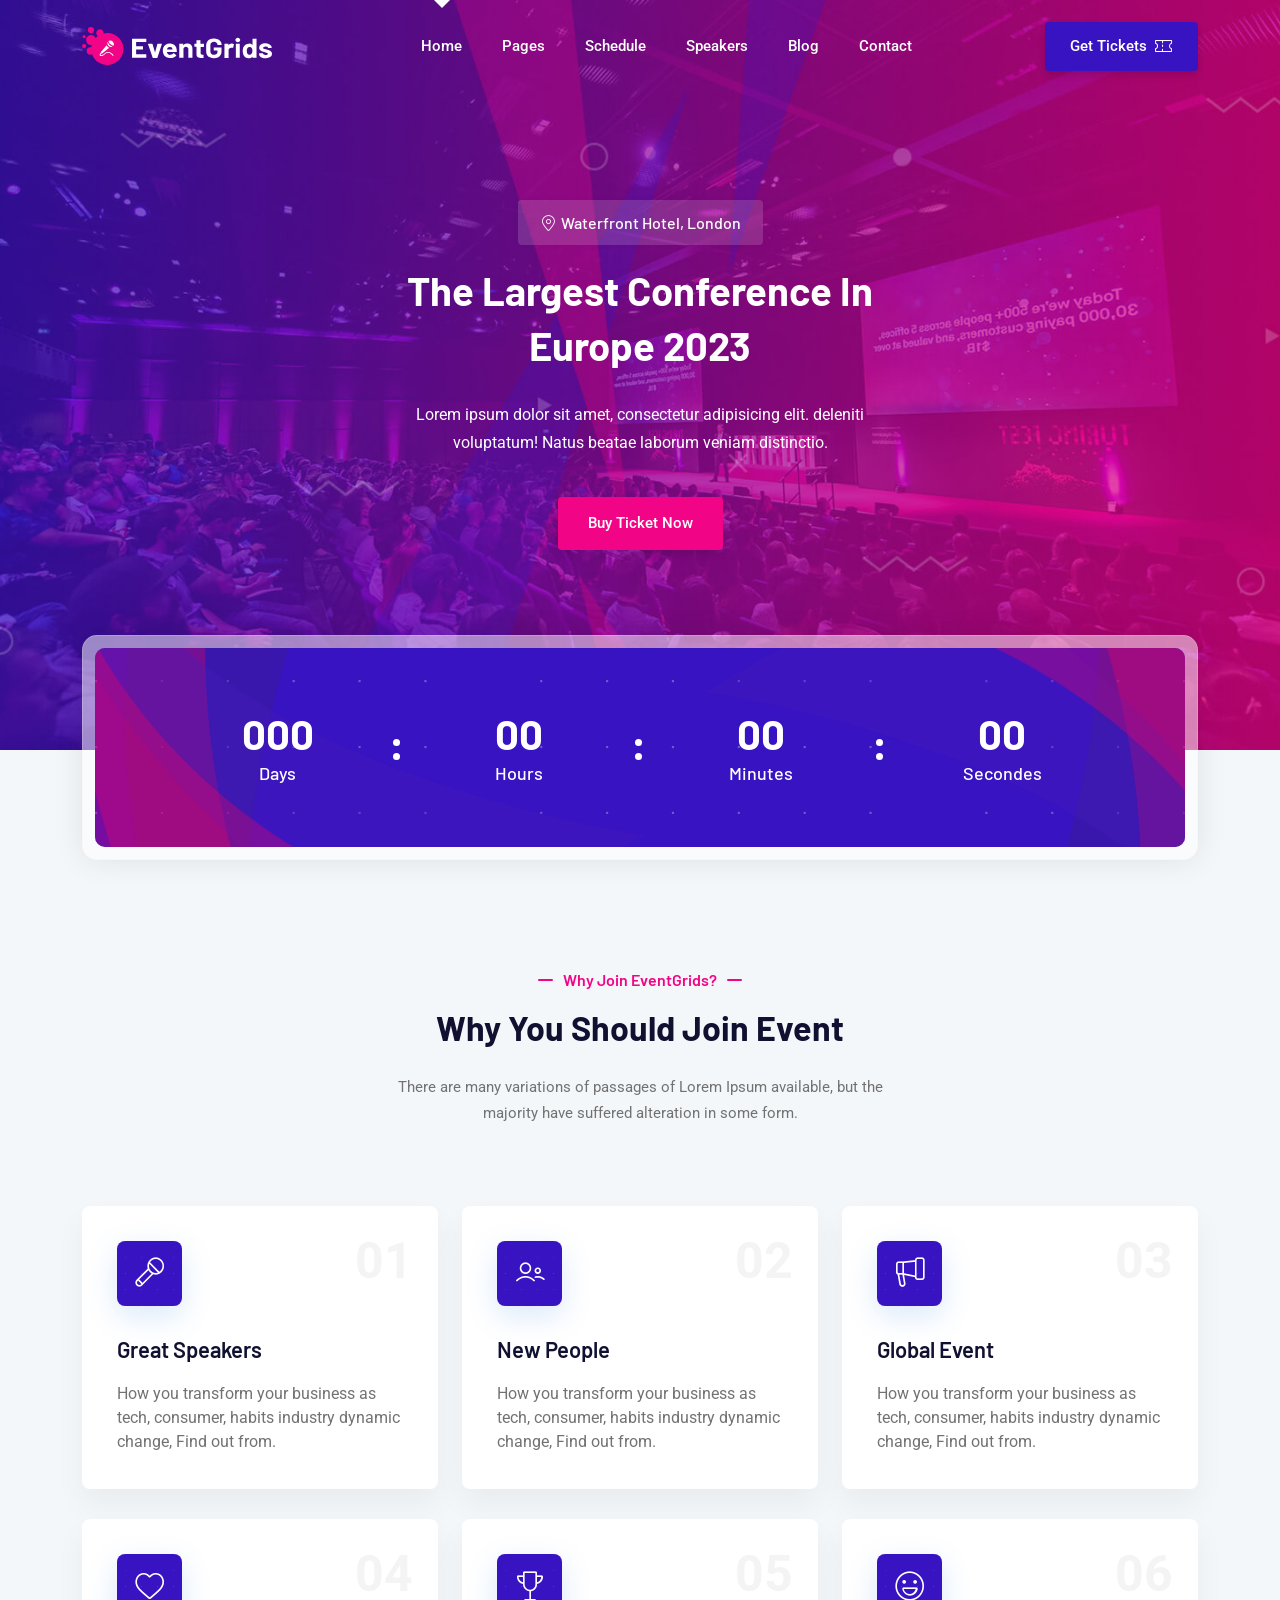
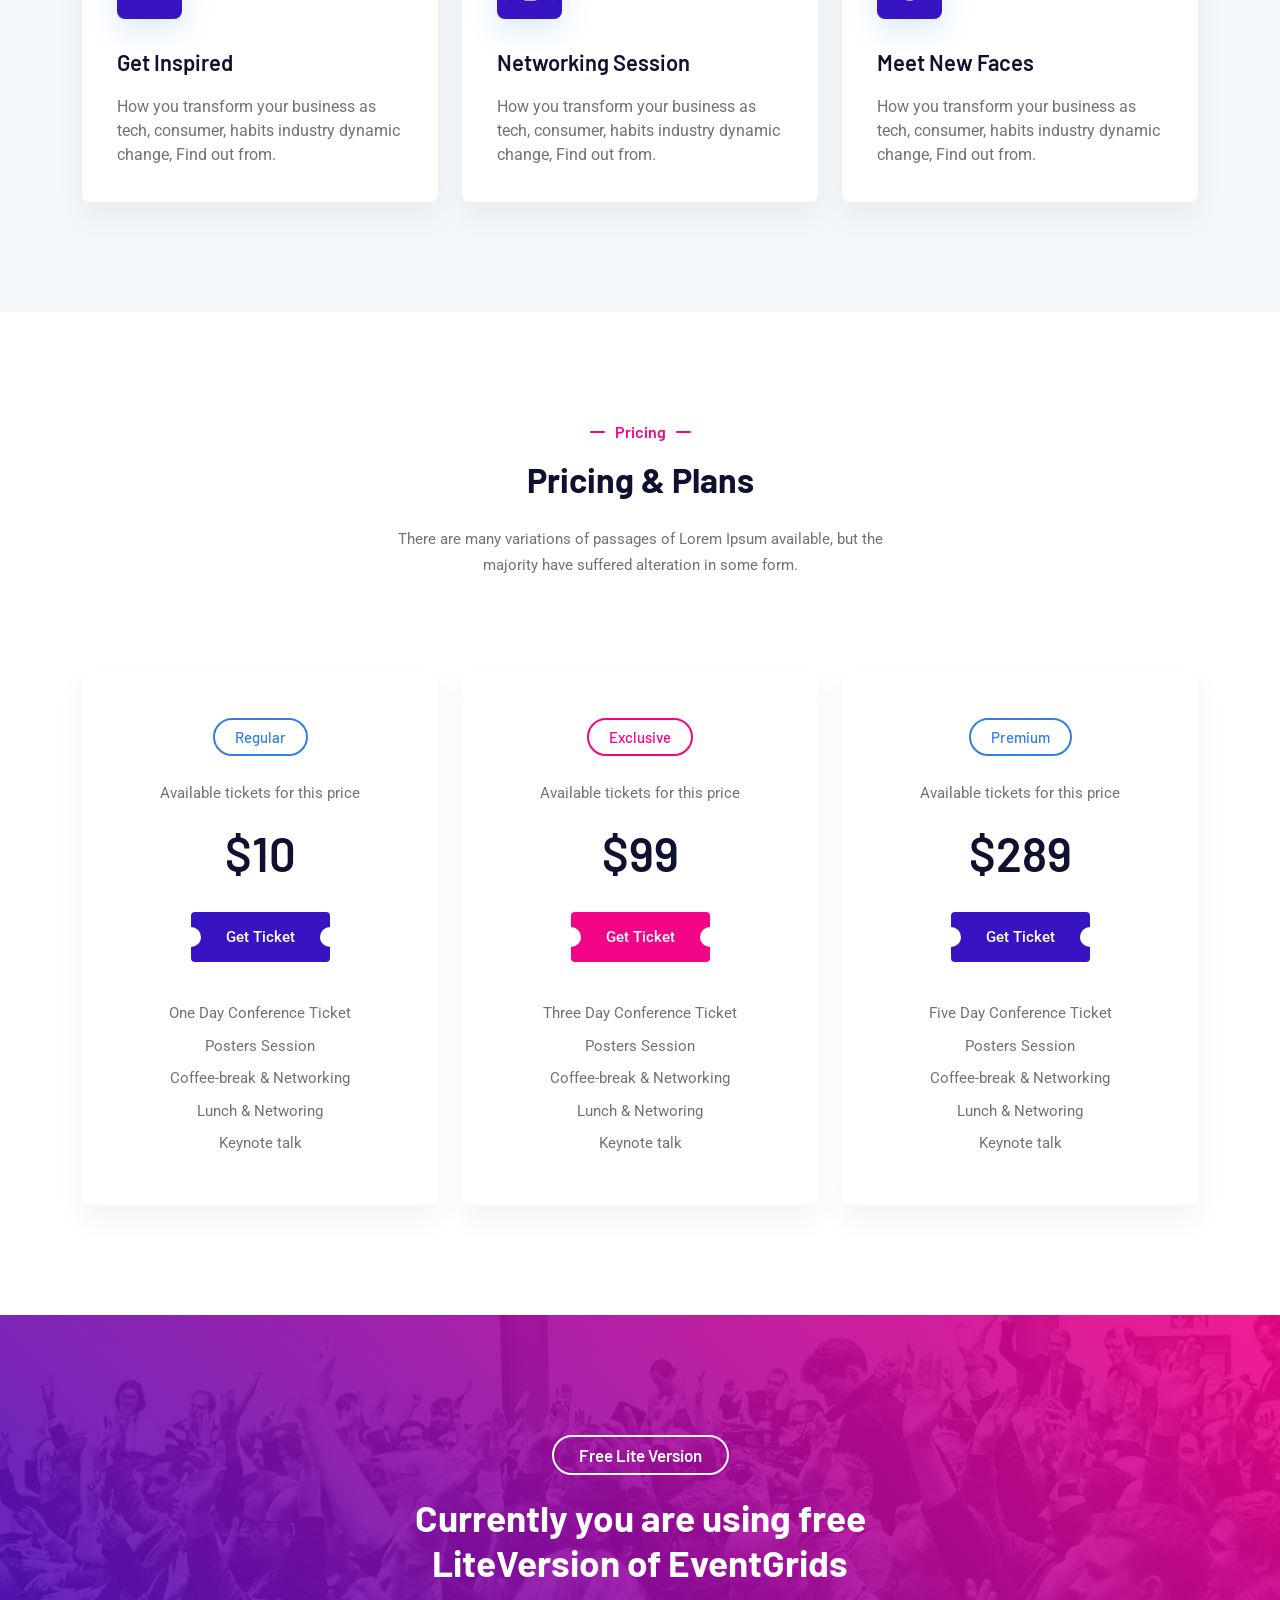
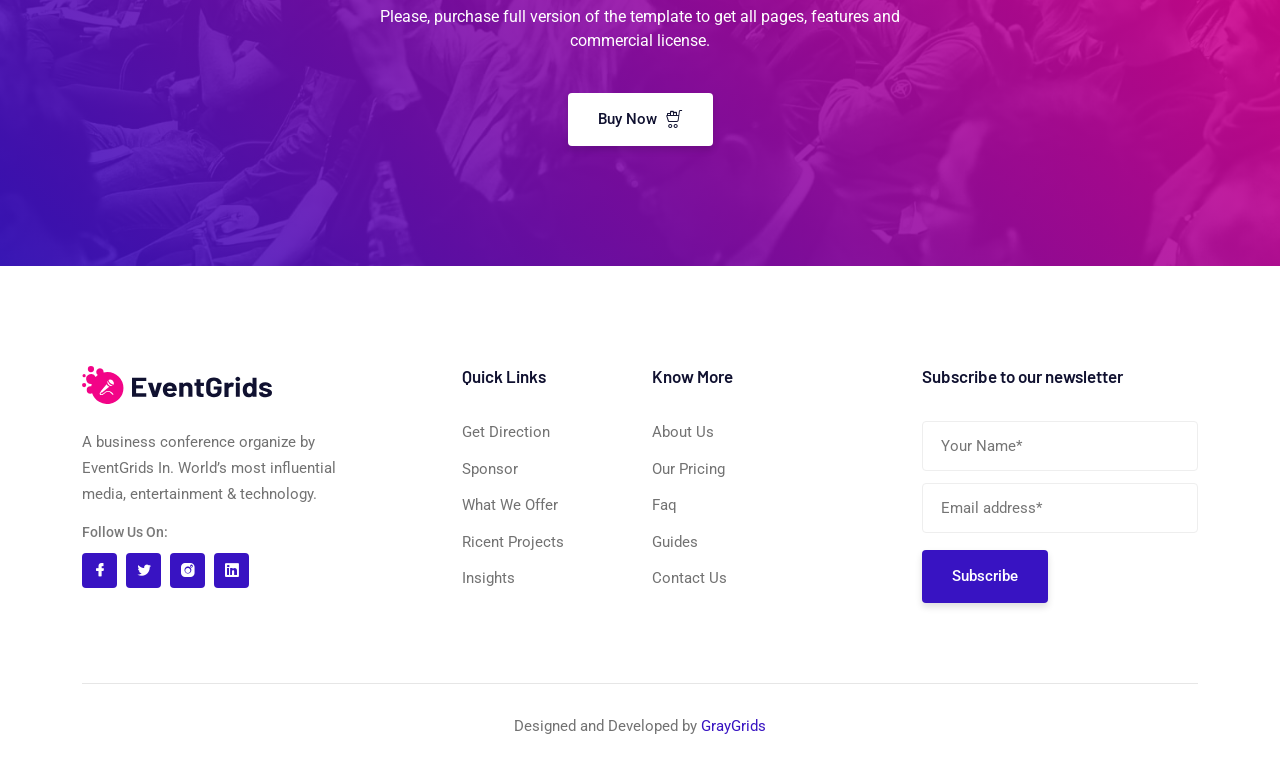
<file: html/index.html>
<!DOCTYPE html>
<html class="no-js" lang="zxx">

<head>
    <meta charset="utf-8" />
    <meta http-equiv="x-ua-compatible" content="ie=edge" />
    <title>EventGrids - Conference and Event HTML Template.</title>
    <meta name="description" content="" />
    <meta name="viewport" content="width=device-width, initial-scale=1" />
    <link rel="shortcut icon" type="image/x-icon" href="assets/images/favicon.svg" />

    <!-- ========================= CSS here ========================= -->
    <link rel="stylesheet" href="assets/css/bootstrap.min.css" />
    <link rel="stylesheet" href="assets/css/LineIcons.3.0.css" />
    <link rel="stylesheet" href="assets/css/animate.css" />
    <link rel="stylesheet" href="assets/css/tiny-slider.css" />
    <link rel="stylesheet" href="assets/css/glightbox.min.css" />
    <link rel="stylesheet" href="assets/css/main.css" />

</head>

<body>
    <!--[if lte IE 9]>
      <p class="browserupgrade">
        You are using an <strong>outdated</strong> browser. Please
        <a href="https://browsehappy.com/">upgrade your browser</a> to improve
        your experience and security.
      </p>
    <![endif]-->

    <!-- Preloader -->
    <div class="preloader">
        <div class="preloader-inner">
            <div class="preloader-icon">
                <span></span>
                <span></span>
            </div>
        </div>
    </div>
    <!-- /End Preloader -->

    <!-- Start Header Area -->
    <header class="header navbar-area">
        <div class="container">
            <div class="row align-items-center">
                <div class="col-lg-12">
                    <div class="nav-inner">
                        <!-- Start Navbar -->
                        <nav class="navbar navbar-expand-lg">
                            <a class="navbar-brand" href="index.html">
                                <img src="assets/images/logo/logo.svg" alt="Logo">
                            </a>
                            <button class="navbar-toggler mobile-menu-btn" type="button" data-bs-toggle="collapse"
                                data-bs-target="#navbarSupportedContent" aria-controls="navbarSupportedContent"
                                aria-expanded="false" aria-label="Toggle navigation">
                                <span class="toggler-icon"></span>
                                <span class="toggler-icon"></span>
                                <span class="toggler-icon"></span>
                            </button>
                            <div class="collapse navbar-collapse sub-menu-bar" id="navbarSupportedContent">
                                <ul id="nav" class="navbar-nav ms-auto">
                                    <li class="nav-item">
                                        <a href="index.html" class="active" aria-label="Toggle navigation">Home</a>
                                    </li>
                                    <li class="nav-item">
                                        <a class="dd-menu collapsed" href="javascript:void(0)" data-bs-toggle="collapse"
                                            data-bs-target="#submenu-1-1" aria-controls="navbarSupportedContent"
                                            aria-expanded="false" aria-label="Toggle navigation">Pages</a>
                                        <ul class="sub-menu collapse" id="submenu-1-1">
                                            <li class="nav-item"><a href="about-us.html">About Us</a></li>
                                            <li class="nav-item"><a href="gallery.html">Gallery</a></li>
                                            <li class="nav-item"><a href="pricing.html">Pricing</a></li>
                                            <li class="nav-item"><a href="sponsors.html">Sponsors</a></li>
                                            <li class="nav-item"><a href="mail-success.html">Mail Success</a></li>
                                            <li class="nav-item"><a href="404.html">404 Error</a></li>
                                        </ul>
                                    </li>
                                    <li class="nav-item">
                                        <a href="schedule.html" aria-label="Toggle navigation">Schedule</a>
                                    </li>
                                    <li class="nav-item">
                                        <a href="speakers.html" aria-label="Toggle navigation">Speakers</a>
                                    </li>
                                    <li class="nav-item">
                                        <a class="dd-menu collapsed" href="javascript:void(0)" data-bs-toggle="collapse"
                                            data-bs-target="#submenu-1-2" aria-controls="navbarSupportedContent"
                                            aria-expanded="false" aria-label="Toggle navigation">Blog</a>
                                        <ul class="sub-menu collapse" id="submenu-1-2">
                                            <li class="nav-item"><a href="blog-grid.html">Blog Grid</a>
                                            </li>
                                            <li class="nav-item"><a href="blog-single.html">Blog Single</a></li>
                                        </ul>
                                    </li>
                                    <li class="nav-item">
                                        <a href="contact.html" aria-label="Toggle navigation">Contact</a>
                                    </li>
                                </ul>
                            </div> <!-- navbar collapse -->
                            <div class="button">
                                <a href="pricing.html" class="btn">Get Tickets<i class="lni lni-ticket"></i></a>
                            </div>
                        </nav>
                        <!-- End Navbar -->
                    </div>
                </div>
            </div> <!-- row -->
        </div> <!-- container -->
    </header>
    <!-- End Header Area -->

    <!-- Start Hero Area -->
    <section class="hero-area">
        <div class="main__circle"></div>
        <div class="main__circle2"></div>
        <div class="main__circle3"></div>
        <div class="main__circle4"></div>
        <div class="container">
            <div class="row align-items-center">
                <div class="col-lg-6 offset-lg-3 col-md-12 col-12">
                    <div class="hero-content">
                        <h5 class="wow zoomIn" data-wow-delay=".2s"><i class="lni lni-map-marker"></i> Waterfront Hotel,
                            London</h5>
                        <h2 class="wow fadeInUp" data-wow-delay=".4s">The largest conference in europe 2023</h2>
                        <p class="wow fadeInUp" data-wow-delay=".6s">Lorem ipsum dolor sit amet, consectetur adipisicing
                            elit. deleniti voluptatum! Natus
                            beatae laborum veniam distinctio.</p>
                        <div class="button wow fadeInUp" data-wow-delay=".8s">
                            <a href="pricing.html" class="btn ">Buy Ticket Now</a>
                        </div>
                    </div>
                </div>
            </div>
        </div>
    </section>
    <!-- End Hero Area -->

    <!-- Start Count Down Area -->
    <div class="count-down">
        <div class="container">
            <div class="row">
                <div class="col-12">
                    <div class="box-head">
                        <div class="box-content">
                            <div class="box">
                                <h1 id="days">000</h1>
                                <h2 id="daystxt">Days</h2>
                            </div>
                            <div class="box">
                                <h1 id="hours">00</h1>
                                <h2 id="hourstxt">Hours</h2>
                            </div>
                            <div class="box">
                                <h1 id="minutes">00</h1>
                                <h2 id="minutestxt">Minutes</h2>
                            </div>
                            <div class="box">
                                <h1 id="seconds">00</h1>
                                <h2 id="secondstxt">Secondes</h2>
                            </div>
                        </div>
                    </div>
                </div>
            </div>
        </div>
    </div>
    <!-- End Count Down Area -->

    <!-- Start Features Area -->
    <section class="features section">
        <div class="container">
            <div class="row">
                <div class="col-12">
                    <div class="section-title">
                        <h3 class="wow zoomIn" data-wow-delay=".2s">Why join eventGrids?</h3>
                        <h2 class="wow fadeInUp" data-wow-delay=".4s">Why you should Join Event</h2>
                        <p class="wow fadeInUp" data-wow-delay=".6s">There are many variations of passages of Lorem
                            Ipsum available, but the majority have suffered alteration in some form.</p>
                    </div>
                </div>
            </div>
            <div class="row">
                <div class="col-lg-4 col-md-6 col-12 wow fadeInUp" data-wow-delay=".2s">
                    <!-- Start Single Feature -->
                    <div class="single-featuer">
                        <img class="shape" src="assets/images/features/shape.svg" alt="#">
                        <img class="shape2" src="assets/images/features/shape2.svg" alt="#">
                        <span class="serial">01</span>
                        <div class="service-icon">
                            <i class="lni lni-microphone"></i>
                        </div>
                        <h3>Great Speakers</h3>
                        <p>How you transform your business as tech, consumer, habits industry dynamic change, Find out
                            from.</p>
                    </div>
                    <!-- End Single Feature -->
                </div>
                <div class="col-lg-4 col-md-6 col-12 wow fadeInUp" data-wow-delay=".4s">
                    <!-- Start Single Feature -->
                    <div class="single-featuer">
                        <img class="shape" src="assets/images/features/shape.svg" alt="#">
                        <img class="shape2" src="assets/images/features/shape2.svg" alt="#">
                        <span class="serial">02</span>
                        <div class="service-icon">
                            <i class="lni lni-users"></i>
                        </div>
                        <h3>New People</h3>
                        <p>How you transform your business as tech, consumer, habits industry dynamic change, Find out
                            from.</p>
                    </div>
                    <!-- End Single Feature -->
                </div>
                <div class="col-lg-4 col-md-6 col-12 wow fadeInUp" data-wow-delay=".6s">
                    <!-- Start Single Feature -->
                    <div class="single-featuer">
                        <img class="shape" src="assets/images/features/shape.svg" alt="#">
                        <img class="shape2" src="assets/images/features/shape2.svg" alt="#">
                        <span class="serial">03</span>
                        <div class="service-icon">
                            <i class="lni lni-bullhorn"></i>
                        </div>
                        <h3>Global Event</h3>
                        <p>How you transform your business as tech, consumer, habits industry dynamic change, Find out
                            from.</p>
                    </div>
                    <!-- End Single Feature -->
                </div>
                <div class="col-lg-4 col-md-6 col-12 wow fadeInUp" data-wow-delay=".2s">
                    <!-- Start Single Feature -->
                    <div class="single-featuer">
                        <img class="shape" src="assets/images/features/shape.svg" alt="#">
                        <img class="shape2" src="assets/images/features/shape2.svg" alt="#">
                        <span class="serial">04</span>
                        <div class="service-icon">
                            <i class="lni lni-heart"></i>
                        </div>
                        <h3>Get Inspired</h3>
                        <p>How you transform your business as tech, consumer, habits industry dynamic change, Find out
                            from.</p>
                    </div>
                    <!-- End Single Feature -->
                </div>
                <div class="col-lg-4 col-md-6 col-12 wow fadeInUp" data-wow-delay=".4s">
                    <!-- Start Single Feature -->
                    <div class="single-featuer">
                        <img class="shape" src="assets/images/features/shape.svg" alt="#">
                        <img class="shape2" src="assets/images/features/shape2.svg" alt="#">
                        <span class="serial">05</span>
                        <div class="service-icon">
                            <i class="lni lni-cup"></i>
                        </div>
                        <h3>Networking Session</h3>
                        <p>How you transform your business as tech, consumer, habits industry dynamic change, Find out
                            from.</p>
                    </div>
                    <!-- End Single Feature -->
                </div>
                <div class="col-lg-4 col-md-6 col-12 wow fadeInUp" data-wow-delay=".6s">
                    <!-- Start Single Feature -->
                    <div class="single-featuer">
                        <img class="shape" src="assets/images/features/shape.svg" alt="#">
                        <img class="shape2" src="assets/images/features/shape2.svg" alt="#">
                        <span class="serial">06</span>
                        <div class="service-icon">
                            <i class="lni lni-happy"></i>
                        </div>
                        <h3>Meet New Faces</h3>
                        <p>How you transform your business as tech, consumer, habits industry dynamic change, Find out
                            from.</p>
                    </div>
                    <!-- End Single Feature -->
                </div>
            </div>
        </div>
    </section>
    <!-- /End Features Area -->

    <!-- Start Pricing Table Area -->
    <section id="pricing" class="pricing-table section extra-page bg-white">
        <div class="container">
            <div class="row">
                <div class="col-12">
                    <div class="section-title">
                        <h3 class="wow zoomIn" data-wow-delay=".2s">pricing</h3>
                        <h2 class="wow fadeInUp" data-wow-delay=".4s">Pricing & Plans</h2>
                        <p class="wow fadeInUp" data-wow-delay=".6s">There are many variations of passages of Lorem
                            Ipsum available, but the majority have suffered alteration in some form.</p>
                    </div>
                </div>
            </div>
            <div class="row">
                <div class="col-lg-4 col-md-6 col-12 wow fadeInUp" data-wow-delay=".4s">
                    <!-- Single Table -->
                    <div class="single-table">
                        <!-- Table Head -->
                        <div class="table-head">
                            <h4 class="title">Regular</h4>
                            <p>Available tickets for this price</p>
                            <div class="price">
                                <h2 class="amount">$10</h2>
                            </div>
                        </div>
                        <!-- End Table Head -->
                        <div class="button">
                            <a href="javascript:void(0)" class="btn">Get Ticket</a>
                        </div>
                        <!-- Start Table Content -->
                        <div class="table-content">
                            <!-- Table List -->
                            <ul class="table-list">
                                <li>One Day Conference Ticket</li>
                                <li>Posters Session</li>
                                <li>Coffee-break & Networking
                                </li>
                                <li>Lunch & Networing</li>
                                <li>Keynote talk</li>
                            </ul>
                            <!-- End Table List -->
                        </div>
                        <!-- End Table Content -->
                    </div>
                    <!-- End Single Table-->
                </div>
                <div class="col-lg-4 col-md-6 col-12 wow fadeInUp" data-wow-delay=".6s">
                    <!-- Single Table -->
                    <div class="single-table middle">
                        <!-- Table Head -->
                        <div class="table-head">
                            <h4 class="title">Exclusive</h4>
                            <p>Available tickets for this price</p>
                            <div class="price">
                                <h2 class="amount">$99</h2>
                            </div>
                        </div>
                        <!-- End Table Head -->
                        <div class="button">
                            <a href="javascript:void(0)" class="btn btn-alt">Get Ticket</a>
                        </div>
                        <!-- Start Table Content -->
                        <div class="table-content">
                            <!-- Table List -->
                            <ul class="table-list">
                                <li>Three Day Conference Ticket</li>
                                <li>Posters Session</li>
                                <li>Coffee-break & Networking
                                </li>
                                <li>Lunch & Networing</li>
                                <li>Keynote talk</li>
                            </ul>
                            <!-- End Table List -->
                        </div>
                        <!-- End Table Content -->
                    </div>
                    <!-- End Single Table-->
                </div>
                <div class="col-lg-4 col-md-6 col-12 wow fadeInUp" data-wow-delay=".8s">
                    <!-- Single Table -->
                    <div class="single-table">
                        <!-- Table Head -->
                        <div class="table-head">
                            <h4 class="title">Premium</h4>
                            <p>Available tickets for this price</p>
                            <div class="price">
                                <h2 class="amount">$289</h2>
                            </div>
                        </div>
                        <!-- End Table Head -->
                        <div class="button">
                            <a href="javascript:void(0)" class="btn">Get Ticket</a>
                        </div>
                        <!-- Start Table Content -->
                        <div class="table-content">
                            <!-- Table List -->
                            <ul class="table-list">
                                <li>Five Day Conference Ticket</li>
                                <li>Posters Session</li>
                                <li>Coffee-break & Networking
                                </li>
                                <li>Lunch & Networing</li>
                                <li>Keynote talk</li>
                            </ul>
                            <!-- End Table List -->
                        </div>
                        <!-- End Table Content -->
                    </div>
                    <!-- End Single Table-->
                </div>
            </div>
        </div>
    </section>
    <!--/ End Pricing Table Area -->

    <!-- Start Call Action Area -->
    <section class="call-action overlay">
        <div class="container">
            <div class="row align-items-center">
                <div class="col-lg-8 offset-lg-2 col-md-12 col-12">
                    <div class="inner-content">
                        <div class="text">
                            <h5 class="wow zoomIn" data-wow-delay=".2s">Free Lite Version</h5>
                            <h2 class="wow fadeInUp" data-wow-delay=".4s">Currently you are using free LiteVersion of EventGrids
                            </h2>
                            <p class="wow fadeInUp" data-wow-delay=".6s">Please, purchase full version of the template
                                to get all pages, features and commercial license.</p>
                        </div>
                        <div class="button wow fadeInUp" data-wow-delay=".8s">
                            <a href="javascript:void(0)" class="btn">Buy Now <i class="lni lni-cart-full"></i></a>
                        </div>
                    </div>
                </div>
            </div>
        </div>
    </section>
    <!-- End Call Action Area -->

    <!-- Start Footer Area -->
    <footer class="footer">
        <!-- Start Footer Top -->
        <div class="footer-top">
            <div class="container">
                <div class="inner-content">
                    <div class="row">
                        <div class="col-lg-4 col-md-6 col-12">
                            <!-- Single Widget -->
                            <div class="single-footer f-about">
                                <div class="logo">
                                    <a href="index.html">
                                        <img src="assets/images/logo/dark-logo.svg" alt="#">
                                    </a>
                                </div>
                                <p>A business conference organize by EventGrids In. World’s most influential media,
                                    entertainment & technology.</p>
                                <span class="social-title">
                                    Follow Us On:
                                </span>
                                <ul class="social">
                                    <li>
                                        <a href="javascript:void(0)"><i class="lni lni-facebook-filled"></i></a>
                                    </li>
                                    <li>
                                        <a href="javascript:void(0)"><i class="lni lni-twitter-filled"></i></a>
                                    </li>
                                    <li>
                                        <a href="javascript:void(0)"><i class="lni lni-instagram-filled"></i></a>
                                    </li>
                                    <li>
                                        <a href="javascript:void(0)"><i class="lni lni-linkedin-original"></i></a>
                                    </li>
                                </ul>
                            </div>
                            <!-- End Single Widget -->
                        </div>
                        <div class="col-lg-2 col-md-6 col-12">
                            <!-- Single Widget -->
                            <div class="single-footer f-link">
                                <h3>Quick Links</h3>
                                <ul>
                                    <li><a href="javascript:void(0)">Get Direction</a></li>
                                    <li><a href="javascript:void(0)">Sponsor</a></li>
                                    <li><a href="javascript:void(0)">What We Offer</a></li>
                                    <li><a href="javascript:void(0)">Ricent Projects</a></li>
                                    <li><a href="javascript:void(0)">Insights</a></li>
                                </ul>
                            </div>
                            <!-- End Single Widget -->
                        </div>
                        <div class="col-lg-2 col-md-6 col-12">
                            <!-- Single Widget -->
                            <div class="single-footer f-link">
                                <h3>Know More</h3>
                                <ul>
                                    <li><a href="javascript:void(0)">About Us</a></li>
                                    <li><a href="javascript:void(0)">Our Pricing</a></li>
                                    <li><a href="javascript:void(0)">Faq</a></li>
                                    <li><a href="javascript:void(0)">Guides</a></li>
                                    <li><a href="javascript:void(0)">Contact Us</a></li>
                                </ul>
                            </div>
                            <!-- End Single Widget -->
                        </div>
                        <div class="col-lg-4 col-md-6 col-12">
                            <!-- Single Widget -->
                            <div class="single-footer newsletter">
                                <h3>Subscribe to our newsletter</h3>
                                <form action="#" method="get" target="_blank" class="newsletter-form">
                                    <input name="name" placeholder="Your Name*" required="required" type="text">
                                    <input name="email" placeholder="Email address*" required="required" type="email">
                                    <div class="button">
                                        <button class="btn">Subscribe
                                        </button>
                                    </div>
                                </form>
                            </div>
                            <!-- End Single Widget -->
                        </div>
                    </div>
                </div>
            </div>
        </div>
        <!--/ End Footer Top -->
        <!-- Start Copyright Area -->
        <div class="copyright">
            <div class="container">
                <div class="inner-content">
                    <div class="row">
                        <div class="col-12">
                            <p class="copyright-text">Designed and Developed by <a href="https://graygrids.com/"
                                    rel="nofollow" target="_blank">GrayGrids</a>
                            </p>
                        </div>
                    </div>
                </div>
            </div>
        </div>
        <!-- End Copyright Area -->
    </footer>
    <!--/ End Footer Area -->

    <!-- ========================= scroll-top ========================= -->
    <a href="#" class="scroll-top">
        <i class="lni lni-chevron-up"></i>
    </a>

    <!-- ========================= JS here ========================= -->
    <script src="assets/js/bootstrap.min.js"></script>
    <script src="assets/js/wow.min.js"></script>
    <script src="assets/js/tiny-slider.js"></script>
    <script src="assets/js/glightbox.min.js"></script>
    <script src="assets/js/count-up.min.js"></script>
    <script src="assets/js/main.js"></script>
    <script>
        //========= glightbox
        GLightbox({
            'href': 'https://www.youtube.com/watch?v=Gxw45q3Ga3k',
            'type': 'video',
            'source': 'youtube', //vimeo, youtube or local
            'width': 900,
            'autoplayVideos': true,
        });

        //========= testimonial 
        tns({
            container: '.testimonial-slider',
            items: 3,
            slideBy: 'page',
            autoplay: false,
            mouseDrag: true,
            gutter: 0,
            nav: true,
            controls: false,
            controlsText: ['<i class="lni lni-arrow-left"></i>', '<i class="lni lni-arrow-right"></i>'],
            responsive: {
                0: {
                    items: 1,
                },
                540: {
                    items: 1,
                },
                768: {
                    items: 2,
                },
                992: {
                    items: 2,
                },
                1170: {
                    items: 3,
                }
            }
        });
    </script>
    <script>
        const finaleDate = new Date("February 15, 2023 00:00:00").getTime();

        const timer = () => {
            const now = new Date().getTime();
            let diff = finaleDate - now;
            if (diff < 0) {
                document.querySelector('.alert').style.display = 'block';
                document.querySelector('.container').style.display = 'none';
            }

            let days = Math.floor(diff / (1000 * 60 * 60 * 24));
            let hours = Math.floor(diff % (1000 * 60 * 60 * 24) / (1000 * 60 * 60));
            let minutes = Math.floor(diff % (1000 * 60 * 60) / (1000 * 60));
            let seconds = Math.floor(diff % (1000 * 60) / 1000);

            days <= 99 ? days = `0${days}` : days;
            days <= 9 ? days = `00${days}` : days;
            hours <= 9 ? hours = `0${hours}` : hours;
            minutes <= 9 ? minutes = `0${minutes}` : minutes;
            seconds <= 9 ? seconds = `0${seconds}` : seconds;

            document.querySelector('#days').textContent = days;
            document.querySelector('#hours').textContent = hours;
            document.querySelector('#minutes').textContent = minutes;
            document.querySelector('#seconds').textContent = seconds;

        }
        timer();
        setInterval(timer, 1000);
    </script>
</body>

</html>
</file>
<file: html/assets/css/tiny-slider.css>
.tns-outer{padding:0!important}.tns-outer [hidden]{display:none!important}.tns-outer [aria-controls],.tns-outer [data-action]{cursor:pointer}.tns-slider{-webkit-transition:all 0s;-moz-transition:all 0s;transition:all 0s}.tns-slider>.tns-item{-webkit-box-sizing:border-box;-moz-box-sizing:border-box;box-sizing:border-box}.tns-horizontal.tns-subpixel{white-space:nowrap}.tns-horizontal.tns-subpixel>.tns-item{display:inline-block;vertical-align:top;white-space:normal}.tns-horizontal.tns-no-subpixel:after{content:'';display:table;clear:both}.tns-horizontal.tns-no-subpixel>.tns-item{float:left}.tns-horizontal.tns-carousel.tns-no-subpixel>.tns-item{margin-right:-100%}.tns-no-calc{position:relative;left:0}.tns-gallery{position:relative;left:0;min-height:1px}.tns-gallery>.tns-item{position:absolute;left:-100%;-webkit-transition:transform 0s,opacity 0s;-moz-transition:transform 0s,opacity 0s;transition:transform 0s,opacity 0s}.tns-gallery>.tns-slide-active{position:relative;left:auto!important}.tns-gallery>.tns-moving{-webkit-transition:all .25s;-moz-transition:all .25s;transition:all .25s}.tns-autowidth{display:inline-block}.tns-lazy-img{-webkit-transition:opacity .6s;-moz-transition:opacity .6s;transition:opacity .6s;opacity:.6}.tns-lazy-img.tns-complete{opacity:1}.tns-ah{-webkit-transition:height 0s;-moz-transition:height 0s;transition:height 0s}.tns-ovh{overflow:hidden}.tns-visually-hidden{position:absolute;left:-10000em}.tns-transparent{opacity:0;visibility:hidden}.tns-fadeIn{opacity:1;filter:alpha(opacity=100);z-index:0}.tns-normal,.tns-fadeOut{opacity:0;filter:alpha(opacity=0);z-index:-1}.tns-vpfix{white-space:nowrap}.tns-vpfix>div,.tns-vpfix>li{display:inline-block}.tns-t-subp2{margin:0 auto;width:310px;position:relative;height:10px;overflow:hidden}.tns-t-ct{width:2333.3333333%;width:-webkit-calc(100% * 70/3);width:-moz-calc(100% * 70/3);width:calc(100% * 70/3);position:absolute;right:0}.tns-t-ct:after{content:'';display:table;clear:both}.tns-t-ct>div{width:1.4285714%;width:-webkit-calc(100%/70);width:-moz-calc(100%/70);width:calc(100%/70);height:10px;float:left}
</file>
<file: html/assets/css/main.css>
/*======================================
    Variables
========================================*/
/*======================================
    Normalize CSS
========================================*/
@import url("https://fonts.googleapis.com/css2?family=Roboto:ital,wght@0,300;0,400;0,500;0,700;0,900;1,100;1,300;1,400;1,500;1,700;1,900&display=swap");
@import url("https://fonts.googleapis.com/css2?family=Barlow:ital,wght@0,100;0,200;0,300;0,400;0,500;0,600;0,700;0,800;1,100;1,200;1,300;1,400;1,500;1,600;1,700;1,800&display=swap");
html {
  scroll-behavior: smooth;
}

body {
  font-family: "Roboto", sans-serif;
  font-weight: normal;
  font-style: normal;
  color: #727272;
  overflow-x: hidden;
  font-size: 15px;
}

p {
  margin: 0;
  padding: 0;
  font-size: 15px;
  line-height: 24px;
}

* {
  margin: 0;
  padding: 0;
}

.navbar-toggler:focus,
a:focus,
input:focus,
textarea:focus,
button:focus,
.btn:focus,
.btn.focus,
.btn:not(:disabled):not(.disabled).active,
.btn:not(:disabled):not(.disabled):active {
  text-decoration: none;
  outline: none;
  outline: none !important;
  border-color: none !important;
  -webkit-box-shadow: none !important;
          box-shadow: none !important;
}

.form-check-input:checked {
  background-color: #3813c2;
  border-color: #3813c2;
}

select {
  -webkit-writing-mode: horizontal-tb !important;
  text-rendering: auto;
  color: #101130;
  letter-spacing: normal;
  word-spacing: normal;
  text-transform: none;
  text-indent: 0px;
  text-shadow: none;
  display: inline-block;
  text-align: start;
  -webkit-appearance: menulist;
     -moz-appearance: menulist;
          appearance: menulist;
  -webkit-box-sizing: border-box;
          box-sizing: border-box;
  -webkit-box-align: center;
      -ms-flex-align: center;
          align-items: center;
  white-space: pre;
  -webkit-rtl-ordering: logical;
  background-color: -internal-light-dark(white, #3b3b3b);
  cursor: default;
  margin: 0em;
  font: 400 14px;
  border-radius: 0px;
  border-width: 1px;
  border-style: solid;
  border-color: -internal-light-dark(#767676, #858585);
  -o-border-image: initial;
     border-image: initial;
}

span,
a {
  display: inline-block;
  text-decoration: none;
  transition: all 0.4s ease;
  -webkit-transition: all 0.4s ease;
  -moz-transition: all 0.4s ease;
}

audio,
canvas,
iframe,
img,
svg,
video {
  vertical-align: middle;
}

img {
  max-width: 100%;
}

h1,
h2,
h3,
h4,
h5,
h6 {
  font-weight: 600;
  margin: 0px;
  color: #101130;
  font-family: 'Barlow', sans-serif;
}

h1 a,
h2 a,
h3 a,
h4 a,
h5 a,
h6 a {
  color: inherit;
}

h1 {
  font-size: 50px;
}

h2 {
  font-size: 40px;
}

h3 {
  font-size: 30px;
}

h4 {
  font-size: 25px;
}

h5 {
  font-size: 20px;
}

h6 {
  font-size: 16px;
}

ul,
ol {
  margin: 0px;
  padding: 0px;
  list-style-type: none;
}

.mt-5 {
  margin-top: 5px;
}

.mt-10 {
  margin-top: 10px;
}

.mt-15 {
  margin-top: 15px;
}

.mt-20 {
  margin-top: 20px;
}

.mt-25 {
  margin-top: 25px;
}

.mt-30 {
  margin-top: 30px;
}

.mt-35 {
  margin-top: 35px;
}

.mt-40 {
  margin-top: 40px;
}

.mt-45 {
  margin-top: 45px;
}

.mt-50 {
  margin-top: 50px;
}

.mt-55 {
  margin-top: 55px;
}

.mt-60 {
  margin-top: 60px;
}

.mt-65 {
  margin-top: 65px;
}

.mt-70 {
  margin-top: 70px;
}

.mt-75 {
  margin-top: 75px;
}

.mt-80 {
  margin-top: 80px;
}

.mt-85 {
  margin-top: 85px;
}

.mt-90 {
  margin-top: 90px;
}

.mt-95 {
  margin-top: 95px;
}

.mt-100 {
  margin-top: 100px;
}

.mt-105 {
  margin-top: 105px;
}

.mt-110 {
  margin-top: 110px;
}

.mt-115 {
  margin-top: 115px;
}

.mt-120 {
  margin-top: 120px;
}

.mt-125 {
  margin-top: 125px;
}

.mt-130 {
  margin-top: 130px;
}

.mt-135 {
  margin-top: 135px;
}

.mt-140 {
  margin-top: 140px;
}

.mt-145 {
  margin-top: 145px;
}

.mt-150 {
  margin-top: 150px;
}

.mt-155 {
  margin-top: 155px;
}

.mt-160 {
  margin-top: 160px;
}

.mt-165 {
  margin-top: 165px;
}

.mt-170 {
  margin-top: 170px;
}

.mt-175 {
  margin-top: 175px;
}

.mt-180 {
  margin-top: 180px;
}

.mt-185 {
  margin-top: 185px;
}

.mt-190 {
  margin-top: 190px;
}

.mt-195 {
  margin-top: 195px;
}

.mt-200 {
  margin-top: 200px;
}

.mt-205 {
  margin-top: 205px;
}

.mt-210 {
  margin-top: 210px;
}

.mt-215 {
  margin-top: 215px;
}

.mt-220 {
  margin-top: 220px;
}

.mt-225 {
  margin-top: 225px;
}

.mb-5 {
  margin-bottom: 5px;
}

.mb-10 {
  margin-bottom: 10px;
}

.mb-15 {
  margin-bottom: 15px;
}

.mb-20 {
  margin-bottom: 20px;
}

.mb-25 {
  margin-bottom: 25px;
}

.mb-30 {
  margin-bottom: 30px;
}

.mb-35 {
  margin-bottom: 35px;
}

.mb-40 {
  margin-bottom: 40px;
}

.mb-45 {
  margin-bottom: 45px;
}

.mb-50 {
  margin-bottom: 50px;
}

.mb-55 {
  margin-bottom: 55px;
}

.mb-60 {
  margin-bottom: 60px;
}

.mb-65 {
  margin-bottom: 65px;
}

.mb-70 {
  margin-bottom: 70px;
}

.mb-75 {
  margin-bottom: 75px;
}

.mb-80 {
  margin-bottom: 80px;
}

.mb-85 {
  margin-bottom: 85px;
}

.mb-90 {
  margin-bottom: 90px;
}

.mb-95 {
  margin-bottom: 95px;
}

.mb-100 {
  margin-bottom: 100px;
}

.mb-105 {
  margin-bottom: 105px;
}

.mb-110 {
  margin-bottom: 110px;
}

.mb-115 {
  margin-bottom: 115px;
}

.mb-120 {
  margin-bottom: 120px;
}

.mb-125 {
  margin-bottom: 125px;
}

.mb-130 {
  margin-bottom: 130px;
}

.mb-135 {
  margin-bottom: 135px;
}

.mb-140 {
  margin-bottom: 140px;
}

.mb-145 {
  margin-bottom: 145px;
}

.mb-150 {
  margin-bottom: 150px;
}

.mb-155 {
  margin-bottom: 155px;
}

.mb-160 {
  margin-bottom: 160px;
}

.mb-165 {
  margin-bottom: 165px;
}

.mb-170 {
  margin-bottom: 170px;
}

.mb-175 {
  margin-bottom: 175px;
}

.mb-180 {
  margin-bottom: 180px;
}

.mb-185 {
  margin-bottom: 185px;
}

.mb-190 {
  margin-bottom: 190px;
}

.mb-195 {
  margin-bottom: 195px;
}

.mb-200 {
  margin-bottom: 200px;
}

.mb-205 {
  margin-bottom: 205px;
}

.mb-210 {
  margin-bottom: 210px;
}

.mb-215 {
  margin-bottom: 215px;
}

.mb-220 {
  margin-bottom: 220px;
}

.mb-225 {
  margin-bottom: 225px;
}

.pt-5 {
  padding-top: 5px;
}

.pt-10 {
  padding-top: 10px;
}

.pt-15 {
  padding-top: 15px;
}

.pt-20 {
  padding-top: 20px;
}

.pt-25 {
  padding-top: 25px;
}

.pt-30 {
  padding-top: 30px;
}

.pt-35 {
  padding-top: 35px;
}

.pt-40 {
  padding-top: 40px;
}

.pt-45 {
  padding-top: 45px;
}

.pt-50 {
  padding-top: 50px;
}

.pt-55 {
  padding-top: 55px;
}

.pt-60 {
  padding-top: 60px;
}

.pt-65 {
  padding-top: 65px;
}

.pt-70 {
  padding-top: 70px;
}

.pt-75 {
  padding-top: 75px;
}

.pt-80 {
  padding-top: 80px;
}

.pt-85 {
  padding-top: 85px;
}

.pt-90 {
  padding-top: 90px;
}

.pt-95 {
  padding-top: 95px;
}

.pt-100 {
  padding-top: 100px;
}

.pt-105 {
  padding-top: 105px;
}

.pt-110 {
  padding-top: 110px;
}

.pt-115 {
  padding-top: 115px;
}

.pt-120 {
  padding-top: 120px;
}

.pt-125 {
  padding-top: 125px;
}

.pt-130 {
  padding-top: 130px;
}

.pt-135 {
  padding-top: 135px;
}

.pt-140 {
  padding-top: 140px;
}

.pt-145 {
  padding-top: 145px;
}

.pt-150 {
  padding-top: 150px;
}

.pt-155 {
  padding-top: 155px;
}

.pt-160 {
  padding-top: 160px;
}

.pt-165 {
  padding-top: 165px;
}

.pt-170 {
  padding-top: 170px;
}

.pt-175 {
  padding-top: 175px;
}

.pt-180 {
  padding-top: 180px;
}

.pt-185 {
  padding-top: 185px;
}

.pt-190 {
  padding-top: 190px;
}

.pt-195 {
  padding-top: 195px;
}

.pt-200 {
  padding-top: 200px;
}

.pt-205 {
  padding-top: 205px;
}

.pt-210 {
  padding-top: 210px;
}

.pt-215 {
  padding-top: 215px;
}

.pt-220 {
  padding-top: 220px;
}

.pt-225 {
  padding-top: 225px;
}

.pb-5 {
  padding-bottom: 5px;
}

.pb-10 {
  padding-bottom: 10px;
}

.pb-15 {
  padding-bottom: 15px;
}

.pb-20 {
  padding-bottom: 20px;
}

.pb-25 {
  padding-bottom: 25px;
}

.pb-30 {
  padding-bottom: 30px;
}

.pb-35 {
  padding-bottom: 35px;
}

.pb-40 {
  padding-bottom: 40px;
}

.pb-45 {
  padding-bottom: 45px;
}

.pb-50 {
  padding-bottom: 50px;
}

.pb-55 {
  padding-bottom: 55px;
}

.pb-60 {
  padding-bottom: 60px;
}

.pb-65 {
  padding-bottom: 65px;
}

.pb-70 {
  padding-bottom: 70px;
}

.pb-75 {
  padding-bottom: 75px;
}

.pb-80 {
  padding-bottom: 80px;
}

.pb-85 {
  padding-bottom: 85px;
}

.pb-90 {
  padding-bottom: 90px;
}

.pb-95 {
  padding-bottom: 95px;
}

.pb-100 {
  padding-bottom: 100px;
}

.pb-105 {
  padding-bottom: 105px;
}

.pb-110 {
  padding-bottom: 110px;
}

.pb-115 {
  padding-bottom: 115px;
}

.pb-120 {
  padding-bottom: 120px;
}

.pb-125 {
  padding-bottom: 125px;
}

.pb-130 {
  padding-bottom: 130px;
}

.pb-135 {
  padding-bottom: 135px;
}

.pb-140 {
  padding-bottom: 140px;
}

.pb-145 {
  padding-bottom: 145px;
}

.pb-150 {
  padding-bottom: 150px;
}

.pb-155 {
  padding-bottom: 155px;
}

.pb-160 {
  padding-bottom: 160px;
}

.pb-165 {
  padding-bottom: 165px;
}

.pb-170 {
  padding-bottom: 170px;
}

.pb-175 {
  padding-bottom: 175px;
}

.pb-180 {
  padding-bottom: 180px;
}

.pb-185 {
  padding-bottom: 185px;
}

.pb-190 {
  padding-bottom: 190px;
}

.pb-195 {
  padding-bottom: 195px;
}

.pb-200 {
  padding-bottom: 200px;
}

.pb-205 {
  padding-bottom: 205px;
}

.pb-210 {
  padding-bottom: 210px;
}

.pb-215 {
  padding-bottom: 215px;
}

.pb-220 {
  padding-bottom: 220px;
}

.pb-225 {
  padding-bottom: 225px;
}

.img-bg {
  background-position: center center;
  background-size: cover;
  background-repeat: no-repeat;
  width: 100%;
  height: 100%;
}

@media only screen and (min-width: 480px) and (max-width: 767px) {
  .container {
    width: 450px;
  }
}

.bg-gray {
  background-color: #F4F7FA !important;
}

/* Bread Crumbs */
.breadcrumbs {
  position: relative;
  padding-top: 150px;
  padding-bottom: 100px;
  z-index: 2;
  text-align: center;
  background-image: url("../images/breadcrumbs/breadcrumb-bg.jpg");
  background-size: cover;
  background-position: center;
  background-repeat: no-repeat;
}

@media only screen and (min-width: 768px) and (max-width: 991px) {
  .breadcrumbs {
    padding-top: 100px;
    padding-bottom: 60px;
  }
}

@media (max-width: 767px) {
  .breadcrumbs {
    padding-top: 90px;
    padding-bottom: 50px;
  }
}

.breadcrumbs .breadcrumbs-content {
  position: relative;
  text-align: center;
}

.breadcrumbs .breadcrumbs-content .page-title {
  font-size: 38px;
  color: #fff;
  font-weight: 700;
  position: relative;
  line-height: 28px;
  text-transform: capitalize;
}

@media only screen and (min-width: 768px) and (max-width: 991px) {
  .breadcrumbs .breadcrumbs-content .page-title {
    font-size: 28px;
    line-height: 38px;
  }
}

@media (max-width: 767px) {
  .breadcrumbs .breadcrumbs-content .page-title {
    font-size: 25px;
    line-height: 34px;
  }
}

.breadcrumbs .breadcrumbs-content .breadcrumb-nav {
  background: transparent;
  border-radius: 0;
  margin-bottom: 0;
  padding: 0;
  display: inline-block;
}

.breadcrumbs .breadcrumb-nav {
  margin-top: 20px;
}

@media only screen and (min-width: 768px) and (max-width: 991px) {
  .breadcrumbs .breadcrumb-nav {
    margin-top: 8px;
  }
}

@media (max-width: 767px) {
  .breadcrumbs .breadcrumb-nav {
    text-align: center;
    margin-top: 7px;
  }
}

.breadcrumbs .breadcrumb-nav li {
  display: inline-block;
  position: relative;
  padding-right: 14px;
  margin-right: 14px;
  text-transform: capitalize;
  color: #fff;
}

.breadcrumbs .breadcrumb-nav li:after {
  content: "\ea62";
  font-family: lineIcons;
  font-size: 11px;
  position: absolute;
  top: 3px;
  right: -7px;
}

.breadcrumbs .breadcrumb-nav li:last-child {
  margin: 0;
  padding: 0;
}

.breadcrumbs .breadcrumb-nav li:last-child::after {
  display: none;
}

.breadcrumbs .breadcrumb-nav li,
.breadcrumbs .breadcrumb-nav li a {
  color: #fff;
  font-size: 14px;
  font-weight: 500;
}

.breadcrumbs .breadcrumb-nav li i,
.breadcrumbs .breadcrumb-nav li a i {
  font-size: 13px;
  display: inline-block;
  margin-right: 3px;
  position: relative;
  top: -1px;
}

.breadcrumbs .breadcrumb-nav li a {
  position: relative;
}

.breadcrumbs .breadcrumb-nav li a:hover {
  color: #e4e4e4;
}

.section {
  padding-top: 110px;
  padding-bottom: 110px;
  position: relative;
}

@media only screen and (min-width: 768px) and (max-width: 991px) {
  .section {
    padding-top: 70px;
    padding-bottom: 70px;
  }
}

@media (max-width: 767px) {
  .section {
    padding-top: 60px;
    padding-bottom: 60px;
  }
}

/* Section Title */
.section-title {
  text-align: center;
  margin-bottom: 80px;
  padding: 0 300px;
  position: relative;
  z-index: 5;
}

@media only screen and (min-width: 768px) and (max-width: 991px) {
  .section-title {
    padding: 0px 120px;
  }
}

@media (max-width: 767px) {
  .section-title {
    padding: 0px 10px;
  }
}

.section-title h3 {
  font-size: 16px;
  font-weight: 600;
  display: inline-block;
  margin-bottom: 20px;
  color: #F20487;
  text-transform: capitalize;
  position: relative;
  line-height: 14px;
}

@media only screen and (min-width: 768px) and (max-width: 991px) {
  .section-title h3 {
    font-size: 15px;
    margin-bottom: 16px;
  }
}

@media (max-width: 767px) {
  .section-title h3 {
    font-size: 15px;
    margin-bottom: 14px;
  }
}

.section-title h3::before {
  position: absolute;
  content: "";
  left: -25px;
  top: 50%;
  -webkit-transform: translateY(-50%);
          transform: translateY(-50%);
  height: 2px;
  width: 15px;
  background-color: #F20487;
  border-radius: 8px;
}

.section-title h3::after {
  position: absolute;
  content: "";
  right: -25px;
  top: 50%;
  -webkit-transform: translateY(-50%);
          transform: translateY(-50%);
  height: 2px;
  width: 15px;
  background-color: #F20487;
  border-radius: 8px;
}

.section-title h2 {
  font-size: 34px;
  margin-bottom: 25px;
  line-height: 42px;
  text-transform: capitalize;
  position: relative;
  font-weight: 700;
}

@media only screen and (min-width: 768px) and (max-width: 991px) {
  .section-title h2 {
    font-size: 28px;
    line-height: 36px;
    margin-bottom: 20px;
  }
}

@media (max-width: 767px) {
  .section-title h2 {
    font-size: 24px;
    line-height: 30px;
    margin-bottom: 15px;
  }
}

.section-title p {
  font-size: 15px;
  line-height: 26px;
}

.section-title.white-title h3 {
  color: #fff;
}

.section-title.white-title h3::before {
  background-color: #fff;
}

.section-title.white-title h3::after {
  background-color: #fff;
}

.section-title.white-title h2 {
  color: #fff;
}

.section-title.white-title p {
  color: #fff;
}

.section-title.align-right {
  padding: 0;
  padding-left: 600px;
}

.section-title.align-right h2:before {
  display: none;
}

.section-title.align-right h2:after {
  position: absolute;
  right: 0;
  bottom: -1px;
  height: 2px;
  width: 50px;
  background: #3813c2;
  content: "";
}

.section-title.align-left {
  padding: 0;
  padding-right: 600px;
}

.section-title.align-left h2:before {
  left: 0;
  margin-left: 0;
}

/* One Click Scrool Top Button*/
.scroll-top {
  width: 45px;
  height: 45px;
  line-height: 45px;
  background: #3813c2;
  display: -webkit-box;
  display: -ms-flexbox;
  display: flex;
  -webkit-box-pack: center;
      -ms-flex-pack: center;
          justify-content: center;
  -webkit-box-align: center;
      -ms-flex-align: center;
          align-items: center;
  font-size: 14px;
  color: #fff !important;
  position: fixed;
  bottom: 30px;
  right: 30px;
  z-index: 9;
  cursor: pointer;
  -webkit-transition: all .3s ease-out 0s;
  transition: all .3s ease-out 0s;
  border-radius: 5px;
}

.scroll-top:hover {
  -webkit-box-shadow: 0 1rem 3rem rgba(35, 38, 45, 0.15) !important;
  box-shadow: 0 1rem 3rem rgba(35, 38, 45, 0.15) !important;
  -webkit-transform: translate3d(0, -5px, 0);
  transform: translate3d(0, -5px, 0);
  background-color: #F20487;
}

/* Overlay */
.overlay {
  position: relative;
  z-index: 1;
}

.overlay::before {
  position: absolute;
  top: 0;
  left: 0;
  width: 100%;
  height: 100%;
  opacity: 0.4;
  background: #101130;
  content: "";
  -webkit-transition: all 0.4s ease;
  transition: all 0.4s ease;
  z-index: -1;
}

/* Pagination CSS */
.pagination {
  text-align: left;
  margin: 60px 0 0 0;
  display: block;
}

@media only screen and (min-width: 768px) and (max-width: 991px) {
  .pagination {
    margin-top: 50px;
  }
}

@media (max-width: 767px) {
  .pagination {
    margin-top: 40px;
  }
}

.pagination.center {
  text-align: center;
}

.pagination.right {
  text-align: right;
}

.pagination.left {
  text-align: left;
}

.pagination .pagination-list {
  display: inline-block;
  overflow: hidden;
}

.pagination .pagination-list li {
  margin-right: 5px;
  display: inline-block;
  margin-top: 10px;
}

.pagination .pagination-list li:last-child {
  margin-right: 0px;
}

.pagination .pagination-list li a {
  background: #fff;
  color: #081828;
  font-weight: 400;
  font-size: 14px;
  border-radius: 5px;
  padding: 8px 20px;
  text-align: center;
  border: 1px solid #eee;
}

.pagination .pagination-list li.active a,
.pagination .pagination-list li:hover a {
  background: #3813c2;
  color: #fff;
  border-color: transparent;
}

.pagination .pagination-list li a i {
  font-size: 13px;
}

.blog-grids.pagination {
  margin-top: 50px;
  text-align: center;
}

.button .btn {
  display: inline-block;
  text-transform: capitalize;
  font-size: 15px;
  font-weight: 500;
  padding: 15px 30px;
  background-color: #3813c2;
  color: #fff;
  border: none;
  -webkit-transition: all 0.3s ease;
  transition: all 0.3s ease;
  border-radius: 4px;
  position: relative;
  z-index: 1;
  margin-right: 7px;
  overflow: hidden;
  -webkit-box-shadow: 0px 4px 7px #00000021;
          box-shadow: 0px 4px 7px #00000021;
}

@media only screen and (min-width: 768px) and (max-width: 991px) {
  .button .btn {
    padding: 14px 25px;
    font-size: 14px;
    font-weight: 500;
  }
}

@media (max-width: 767px) {
  .button .btn {
    padding: 14px 25px;
    font-size: 14px;
    font-weight: 500;
  }
}

.button .btn i {
  display: inline-block;
  margin-right: 5px;
}

.button .btn:last-child {
  margin: 0;
}

.button .btn:hover {
  color: #fff;
  background-color: #F20487;
}

.button {
  margin-left: 0 !important;
}

.button .btn-alt {
  background-color: #F20487 !important;
  color: #fff !important;
}

@media only screen and (min-width: 768px) and (max-width: 991px) {
  .button .btn-alt {
    padding: 14px 25px;
    font-size: 14px;
    font-weight: 500;
  }
}

@media (max-width: 767px) {
  .button .btn-alt {
    padding: 14px 25px;
    font-size: 14px;
    font-weight: 500;
  }
}

.button .btn-alt:hover {
  background-color: #3813c2 !important;
  color: #fff !important;
}

.align-left {
  text-align: left;
}

.align-right {
  text-align: right;
}

.align-center {
  text-align: center;
}

/* Preloader */
.preloader {
  position: fixed;
  top: 0;
  left: 0;
  z-index: 999999999;
  width: 100%;
  height: 100%;
  background-color: #fff;
  overflow: hidden;
}

.preloader-inner {
  position: absolute;
  top: 50%;
  left: 50%;
  -webkit-transform: translate(-50%, -50%);
  transform: translate(-50%, -50%);
}

.preloader-icon {
  width: 100px;
  height: 100px;
  display: inline-block;
  padding: 0px;
}

.preloader-icon span {
  position: absolute;
  display: inline-block;
  width: 100px;
  height: 100px;
  border-radius: 100%;
  background: linear-gradient(45deg, #3813c2, #F20487);
  -webkit-animation: preloader-fx 1.6s linear infinite;
  animation: preloader-fx 1.6s linear infinite;
}

.preloader-icon span:last-child {
  animation-delay: -0.8s;
  -webkit-animation-delay: -0.8s;
}

@keyframes preloader-fx {
  0% {
    -webkit-transform: scale(0, 0);
            transform: scale(0, 0);
    opacity: 0.5;
  }
  100% {
    -webkit-transform: scale(1, 1);
            transform: scale(1, 1);
    opacity: 0;
  }
}

@-webkit-keyframes preloader-fx {
  0% {
    -webkit-transform: scale(0, 0);
    opacity: 0.5;
  }
  100% {
    -webkit-transform: scale(1, 1);
    opacity: 0;
  }
}

/*======================================
	01. Start Header CSS
========================================*/
.header {
  width: 100%;
  background: transparent;
  position: absolute;
  width: 100%;
  left: 0;
  top: 0;
}

@media only screen and (min-width: 768px) and (max-width: 991px) {
  .header {
    padding: 18px 0 !important;
  }
  .header .mobile-menu-btn .toggler-icon {
    background-color: #fff;
  }
  .header .button {
    margin: 0 !important;
  }
  .header .navbar-collapse {
    position: absolute;
    top: 65px !important;
    left: 0;
    width: 100%;
    background-color: #fff;
    z-index: 9;
    -webkit-box-shadow: 0px 15px 20px 0px rgba(0, 0, 0, 0.1);
            box-shadow: 0px 15px 20px 0px rgba(0, 0, 0, 0.1);
    padding: 10px 20px;
    max-height: 350px;
    overflow-y: scroll;
    border-radius: 8px;
  }
  .header .navbar .navbar-nav .nav-item a:hover {
    color: #3813c2 !important;
  }
  .header .navbar .navbar-nav .nav-item a.active {
    color: #3813c2 !important;
  }
  .header .navbar-nav .nav-item {
    margin: 0;
  }
  .header .navbar-nav .nav-item:hover a {
    color: #3813c2;
  }
  .header .navbar-nav .nav-item a {
    padding: 12px 16px !important;
  }
  .header .navbar-nav .nav-item a::before {
    display: none;
  }
  .header .navbar-nav .nav-item .sub-menu {
    position: static;
    width: 100%;
    opacity: 1;
    visibility: visible;
    -webkit-box-shadow: none;
            box-shadow: none;
    padding: 0;
    border: none;
    margin-left: 15px;
    margin-right: 15px;
  }
  .header .navbar-nav .nav-item .sub-menu .nav-item a {
    padding: 12px 12px;
  }
  .header .navbar-nav .nav-item .sub-menu .nav-item a:hover {
    color: #3813c2 !important;
  }
  .header .navbar-nav .nav-item a {
    color: #051441;
    display: -webkit-box;
    display: -ms-flexbox;
    display: flex;
    -webkit-box-pack: justify;
        -ms-flex-pack: justify;
            justify-content: space-between;
    padding: 10px 0;
  }
  .header .navbar-nav .nav-item a::after {
    opacity: 1;
    visibility: visible;
  }
  .header .navbar-nav .nav-item .sub-menu li.active {
    background: #fff !important;
    color: #3813c2 !important;
  }
  .header .navbar-nav .nav-item .sub-menu .nav-item {
    margin: 0 !important;
  }
  .header .navbar-nav .nav-item .sub-menu .nav-item a {
    padding: 10px 12px !important;
  }
  .header .navbar-nav .nav-item .sub-menu li:hover {
    background: #fff !important;
    color: #3813c2 !important;
  }
  .header .navbar-nav .nav-item a {
    font-size: 14px;
    color: #101130 !important;
  }
  .header .navbar-nav .nav-item a:hover {
    color: #3813c2;
  }
}

@media (max-width: 767px) {
  .header {
    padding: 18px 0 !important;
  }
  .header .mobile-menu-btn .toggler-icon {
    background-color: #fff;
  }
  .header .navbar-collapse {
    position: absolute;
    top: 62px !important;
    left: 0;
    width: 100%;
    background-color: #fff;
    z-index: 9;
    -webkit-box-shadow: 0px 15px 20px 0px rgba(0, 0, 0, 0.1);
            box-shadow: 0px 15px 20px 0px rgba(0, 0, 0, 0.1);
    padding: 10px 20px;
    max-height: 350px;
    overflow-y: scroll;
    border-radius: 8px;
  }
  .header .navbar .navbar-nav .nav-item a:hover {
    color: #3813c2 !important;
  }
  .header .navbar .navbar-nav .nav-item a.active {
    color: #3813c2 !important;
  }
  .header .navbar-nav .nav-item {
    margin: 0;
  }
  .header .navbar-nav .nav-item:hover a {
    color: #3813c2;
  }
  .header .navbar-nav .nav-item a {
    padding: 12px 16px !important;
  }
  .header .navbar-nav .nav-item a::before {
    display: none;
  }
  .header .navbar-nav .nav-item .sub-menu {
    position: static;
    width: 100%;
    opacity: 1;
    visibility: visible;
    -webkit-box-shadow: none;
            box-shadow: none;
    padding: 0;
    border: none;
    margin-left: 15px;
    margin-right: 15px;
  }
  .header .navbar-nav .nav-item .sub-menu .nav-item a {
    padding: 12px 12px;
  }
  .header .navbar-nav .nav-item .sub-menu .nav-item a:hover {
    color: #3813c2 !important;
  }
  .header .navbar-nav .nav-item a {
    color: #051441;
    display: -webkit-box;
    display: -ms-flexbox;
    display: flex;
    -webkit-box-pack: justify;
        -ms-flex-pack: justify;
            justify-content: space-between;
    padding: 10px 0;
  }
  .header .navbar-nav .nav-item a::after {
    opacity: 1;
    visibility: visible;
  }
  .header .navbar-nav .nav-item .sub-menu li.active {
    background: #fff !important;
    color: #3813c2 !important;
  }
  .header .navbar-nav .nav-item .sub-menu .nav-item {
    margin: 0 !important;
  }
  .header .navbar-nav .nav-item .sub-menu .nav-item a {
    padding: 10px 12px !important;
  }
  .header .navbar-nav .nav-item .sub-menu li:hover {
    background: #fff !important;
    color: #3813c2 !important;
  }
  .header .navbar-nav .nav-item a {
    font-size: 14px;
    color: #101130 !important;
  }
  .header .navbar-nav .nav-item a:hover {
    color: #3813c2;
  }
}

@media (max-width: 767px) {
  .header .button {
    display: none;
  }
}

.header .navbar-brand img {
  width: 190px;
}

@media only screen and (min-width: 768px) and (max-width: 991px) {
  .header .navbar-brand img {
    width: 180px;
  }
}

@media (max-width: 767px) {
  .header .navbar-brand img {
    width: 170px;
  }
}

.sticky {
  position: fixed;
  z-index: 99;
  -webkit-box-shadow: 0px 20px 50px 0px rgba(0, 0, 0, 0.05);
          box-shadow: 0px 20px 50px 0px rgba(0, 0, 0, 0.05);
  -webkit-transition: all 0.3s ease-out 0s;
  transition: all 0.3s ease-out 0s;
  top: 0;
  background-color: #101130;
}

.navbar-expand-lg .navbar-nav {
  margin: 0;
  margin-left: auto !important;
  margin-right: auto !important;
}

.sticky .navbar .navbar-nav .nav-item a {
  color: #fff;
}

.header .navbar .navbar-nav .nav-item .sub-menu a.active {
  color: #fff;
}

.sticky .navbar .navbar-nav .nav-item .sub-menu a.active {
  color: #fff;
}

.sticky .navbar .mobile-menu-btn .toggler-icon {
  background: #fff;
}

/*===== NAVBAR =====*/
.navbar-area {
  width: 100%;
  z-index: 99;
  -webkit-transition: all 0.3s ease-out 0s;
  transition: all 0.3s ease-out 0s;
  padding: 0;
}

.navbar-area.sticky {
  position: fixed;
  z-index: 99;
  -webkit-box-shadow: 0px 20px 50px 0px rgba(0, 0, 0, 0.05);
          box-shadow: 0px 20px 50px 0px rgba(0, 0, 0, 0.05);
  -webkit-transition: all 0.3s ease-out 0s;
  transition: all 0.3s ease-out 0s;
  padding: 0px 0;
}

.navbar {
  padding: 0;
  position: relative;
  -webkit-transition: all 0.3s ease-out 0s;
  transition: all 0.3s ease-out 0s;
}

.navbar-brand {
  padding-left: 0;
  border-radius: 0;
}

.mobile-menu-btn {
  padding: 0px;
}

.mobile-menu-btn:focus {
  text-decoration: none;
  outline: none;
  -webkit-box-shadow: none;
          box-shadow: none;
}

.mobile-menu-btn .toggler-icon {
  width: 30px;
  height: 2px;
  background-color: #fff;
  display: block;
  margin: 5px 0;
  position: relative;
  -webkit-transition: all 0.3s ease-out 0s;
  transition: all 0.3s ease-out 0s;
}

.mobile-menu-btn.active .toggler-icon:nth-of-type(1) {
  -webkit-transform: rotate(45deg);
          transform: rotate(45deg);
  top: 7px;
}

.mobile-menu-btn.active .toggler-icon:nth-of-type(2) {
  opacity: 0;
}

.mobile-menu-btn.active .toggler-icon:nth-of-type(3) {
  -webkit-transform: rotate(135deg);
          transform: rotate(135deg);
  top: -7px;
}

.navbar-nav .nav-item {
  z-index: 1;
  position: relative;
  margin-right: 40px;
}

.navbar-nav .nav-item:last-child {
  margin-right: 0 !important;
}

.navbar-nav .nav-item a {
  font-size: 15px;
  color: #fff;
  -webkit-transition: all 0.3s ease-out 0s;
  transition: all 0.3s ease-out 0s;
  position: relative;
  padding: 35px 0;
  display: -webkit-inline-box;
  display: -ms-inline-flexbox;
  display: inline-flex;
  -webkit-box-align: center;
      -ms-flex-align: center;
          align-items: center;
  font-weight: 500;
  transition: all 0.3s ease-out 0s;
  position: relative;
  text-transform: capitalize;
}

.navbar-nav .nav-item a::before {
  position: absolute;
  content: "";
  left: 50%;
  top: -18px;
  border: 15px solid #fff;
  border-left-color: transparent;
  border-bottom-color: transparent;
  border-right-color: transparent;
  -webkit-transform: translateX(-50%);
          transform: translateX(-50%);
  -webkit-transition: all 0.4s ease;
  transition: all 0.4s ease;
}

.navbar-nav .nav-item a::after {
  opacity: 0;
  visibility: hidden;
}

.navbar-nav .nav-item:hover a::before {
  top: -7px;
}

.navbar-nav .nav-item a.active {
  color: #fff;
}

.navbar-nav .nav-item a.active::before {
  top: -7px;
}

.navbar-nav .nav-item a.dd-menu::after {
  content: "\ea5e";
  font: normal normal normal 1em/1 "LineIcons";
  position: absolute;
  right: 17px;
  font-size: 10px;
  top: 50%;
  margin-left: 5px;
  margin-top: 0px;
  -webkit-transition: all 0.3s ease-out 0s;
  transition: all 0.3s ease-out 0s;
  height: 10px;
}

@media only screen and (min-width: 992px) and (max-width: 1199px) {
  .navbar-nav .nav-item a.dd-menu::after {
    right: 13px;
  }
}

@media only screen and (min-width: 768px) and (max-width: 991px), (max-width: 767px) {
  .navbar-nav .nav-item a.dd-menu::after {
    top: 18px;
    right: 0;
    -webkit-transform: rotate(180deg);
            transform: rotate(180deg);
  }
}

@media only screen and (min-width: 768px) and (max-width: 991px), (max-width: 767px) {
  .navbar-nav .nav-item a.collapsed::after {
    -webkit-transform: rotate(0deg);
            transform: rotate(0deg);
  }
}

.navbar-nav .nav-item:hover > .sub-menu {
  top: 100%;
  opacity: 1;
  visibility: visible;
}

.navbar-nav .nav-item:hover > .sub-menu .sub-menu {
  left: 100%;
  top: 0;
}

.navbar-nav .nav-item .sub-menu {
  padding: 30px;
  min-width: 240px;
  background: #fff;
  -webkit-box-shadow: 0px 5px 20px #0000001a;
          box-shadow: 0px 5px 20px #0000001a;
  position: absolute;
  top: 110% !important;
  left: 0;
  opacity: 0;
  visibility: hidden;
  -webkit-transition: all 0.3s ease-out 0s;
  transition: all 0.3s ease-out 0s;
  border-radius: 0 0 4px 4px;
  border-radius: 5px;
}

.navbar-nav .nav-item:hover .sub-menu {
  top: 100% !important;
}

.navbar-nav .nav-item .sub-menu .nav-item {
  width: 100%;
  margin-bottom: 15px;
}

.navbar-nav .nav-item .sub-menu .nav-item:last-child {
  margin: 0;
}

.navbar-nav .nav-item .sub-menu .nav-item a {
  padding: 0;
  color: #888;
  display: block;
  width: 100%;
  font-size: 14px;
  font-weight: 500;
  text-transform: capitalize;
  position: relative;
  z-index: 1;
  border-radius: 4px;
  overflow: hidden;
  -webkit-transition: all 0.1s ease;
  transition: all 0.1s ease;
}

.navbar-nav .nav-item .sub-menu .nav-item a::before {
  display: none;
}

.navbar-nav .nav-item .sub-menu .nav-item a:hover {
  color: #3813c2;
}

.navbar-nav .nav-item .sub-menu.left-menu {
  left: -100%;
}

.navbar-nav .nav-item .sub-menu.collapse:not(.show) {
  display: block;
}

@media only screen and (min-width: 768px) and (max-width: 991px), (max-width: 767px) {
  .navbar-nav .nav-item .sub-menu.collapse:not(.show) {
    display: none;
  }
}

.navbar-nav .nav-item .sub-menu > li {
  display: block;
  margin-left: 0;
}

.navbar-nav .nav-item .sub-menu > li:last-child {
  border: none;
}

.navbar-nav .nav-item .sub-menu > li.active > a {
  color: #3813c2 !important;
}

.navbar-nav .nav-item .sub-menu > li > a {
  font-weight: 400;
  display: block;
  padding: 12px 15px;
  font-size: 14px;
  color: #222;
  font-weight: 400;
}

.navbar-nav .nav-item .sub-menu > li:first-child a {
  border: none;
}

.header .button .btn {
  padding: 13px 25px;
  display: -webkit-box;
  display: -ms-flexbox;
  display: flex;
  -webkit-box-align: center;
      -ms-flex-align: center;
          align-items: center;
}

.header .button .btn i {
  display: inline-block;
  margin: 0;
  margin-left: 8px;
  font-size: 18px;
}

.others-pages {
  background-color: #fff;
}

.others-pages .button .signin {
  color: #101130;
}

.others-pages .button .signin:hover {
  color: #3813c2;
}

.others-pages .button .signup {
  background-color: #3813c2;
  color: #fff;
}

.others-pages .button .signup:hover {
  background-color: #F20487;
  color: #fff;
}

@media only screen and (min-width: 768px) and (max-width: 991px), (max-width: 767px) {
  .header .button .signin {
    color: #101130;
  }
  .header .button .signin:hover {
    color: #3813c2;
  }
  .header .button .signup {
    background-color: #3813c2;
    color: #fff;
  }
  .header .button .signup:hover {
    background-color: #F20487;
    color: #fff;
  }
}

/*======================================
     End Header CSS
  ========================================*/
/*======================================
    Hero Area CSS
========================================*/
.hero-area {
  position: relative;
  background-color: #101130;
  padding: 200px 0 150px 0;
  padding-bottom: 200px;
  background-image: url("../images/hero/hero-bg.jpg");
  background-size: cover;
  background-position: center;
  background-repeat: no-repeat;
}

@media only screen and (min-width: 768px) and (max-width: 991px) {
  .hero-area {
    padding: 110px 0 120px 0;
  }
}

@media (max-width: 767px) {
  .hero-area {
    padding: 110px 0 60px 0;
  }
}

.hero-area .hero-content {
  border-radius: 0;
  position: relative;
  z-index: 1;
  text-align: center;
  padding: 0 30px;
}

@media (max-width: 767px) {
  .hero-area .hero-content {
    padding: 0;
  }
}

@media only screen and (min-width: 768px) and (max-width: 991px) {
  .hero-area .hero-content {
    padding: 0px 140px;
  }
}

.hero-area .hero-content h5 {
  color: #fff;
  font-weight: 500;
  display: block;
  margin-bottom: 18px;
  font-size: 16px;
  display: inline-block;
  background: #ffffff24;
  padding: 13px 22px;
  border-radius: 4px;
  -webkit-box-shadow: 0px 0px 10px #00000005;
          box-shadow: 0px 0px 10px #00000005;
}

@media only screen and (min-width: 768px) and (max-width: 991px) {
  .hero-area .hero-content h5 {
    font-size: 15px;
    margin-bottom: 12px;
  }
}

@media (max-width: 767px) {
  .hero-area .hero-content h5 {
    font-size: 14px;
    margin-bottom: 10px;
  }
}

.hero-area .hero-content h5 i {
  display: inline-block;
  margin-right: 2px;
}

.hero-area .hero-content h2 {
  font-weight: 700;
  font-size: 40px;
  line-height: 55px;
  color: #fff;
  margin: 0px 0 18px;
  text-transform: capitalize;
  overflow: hidden;
}

@media only screen and (min-width: 768px) and (max-width: 991px) {
  .hero-area .hero-content h2 {
    font-size: 30px;
    line-height: 40px;
  }
}

@media (max-width: 767px) {
  .hero-area .hero-content h2 {
    font-size: 25px;
    line-height: 35px;
  }
}

.hero-area .hero-content p {
  font-weight: 400;
  font-size: 16px;
  line-height: 28px;
  color: #fff;
  margin: 28px 0;
}

@media only screen and (min-width: 768px) and (max-width: 991px) {
  .hero-area .hero-content p {
    margin: 18px 0;
    font-size: 15px;
    line-height: 26px;
  }
}

@media (max-width: 767px) {
  .hero-area .hero-content p {
    margin: 20px 0;
    font-size: 15px;
    line-height: 23px;
  }
}

.hero-area .hero-content .button {
  margin-top: 40px;
}

@media only screen and (min-width: 768px) and (max-width: 991px) {
  .hero-area .hero-content .button {
    margin-top: 10px !important;
    width: 100%;
  }
}

@media (max-width: 767px) {
  .hero-area .hero-content .button {
    margin-top: 10px;
    width: 100%;
  }
}

.hero-area .hero-content .button .btn {
  background-color: #F20487;
  color: #fff;
}

.hero-area .hero-content .button .btn:hover {
  color: #F20487;
  background-color: #fff;
}

@media (max-width: 767px) {
  .hero-area .hero-content .button .btn {
    width: 80%;
  }
}

/*======================================
	Start Countdown CSS
========================================*/
.count-down {
  background-color: #F4F7FA;
}

.count-down .box-head {
  position: relative;
  margin-top: -115px;
  border: 1px solid rgba(238, 238, 238, 0.219);
  border-radius: 15px;
  background-color: rgba(255, 255, 255, 0.507);
  padding: 12px;
  -webkit-box-shadow: 0px 0px 30px #00000017;
          box-shadow: 0px 0px 30px #00000017;
  z-index: 2;
}

@media only screen and (min-width: 768px) and (max-width: 991px) {
  .count-down .box-head {
    padding: 8px;
    border-radius: 10px;
    margin-top: -70px;
  }
}

@media (max-width: 767px) {
  .count-down .box-head {
    padding: 4px;
    border-radius: 8px;
    margin-top: -20px;
  }
}

.count-down .box-content {
  text-align: center;
  background-color: #3813c2;
  background-image: url("../images/count-down/bg.png");
  background-size: cover;
  background-position: center;
  background-repeat: no-repeat;
  position: relative;
  padding: 60px 50px;
  z-index: 2;
  border-radius: 10px;
  overflow: hidden;
}

@media only screen and (min-width: 768px) and (max-width: 991px) {
  .count-down .box-content {
    padding: 30px 30px;
    border-radius: 6px;
  }
}

@media (max-width: 767px) {
  .count-down .box-content {
    padding: 20px 20px;
    border-radius: 4px;
  }
}

.count-down .box-content::before {
  position: absolute;
  left: 0;
  top: 0;
  content: '';
  background: url(../images/count-down/left-shape.png) no-repeat;
  height: 100%;
  width: 100%;
  background-position: center;
  background-size: cover;
  z-index: -1;
}

.count-down .box-content::after {
  position: absolute;
  right: 0;
  top: 0;
  content: '';
  background: url(../images/count-down/right-shape.png) no-repeat;
  height: 100%;
  width: 100%;
  background-position: center;
  background-size: cover;
  z-index: -1;
}

.count-down .box-content .box {
  width: 24%;
  text-align: center;
  display: inline-block;
  position: relative;
}

.count-down .box-content .box::before {
  position: absolute;
  content: "";
  right: -3.5px;
  top: 50%;
  height: 7px;
  width: 7px;
  background-color: #fff;
  border-radius: 50%;
  margin-top: -7px;
}

@media (max-width: 767px) {
  .count-down .box-content .box::before {
    height: 4px;
    width: 4px;
    margin-top: -4px;
    right: -2px;
  }
}

.count-down .box-content .box::after {
  position: absolute;
  content: "";
  right: -3.5px;
  top: 50%;
  height: 7px;
  width: 7px;
  background-color: #fff;
  border-radius: 50%;
  margin-top: 7px;
}

@media (max-width: 767px) {
  .count-down .box-content .box::after {
    height: 4px;
    width: 4px;
    margin-top: 4px;
    right: -2px;
  }
}

.count-down .box-content .box:last-child::before {
  display: none;
}

.count-down .box-content .box:last-child::after {
  display: none;
}

.count-down .box-content .box h1 {
  font-size: 42px;
  font-weight: 700;
  color: #fff;
}

@media only screen and (min-width: 768px) and (max-width: 991px) {
  .count-down .box-content .box h1 {
    font-size: 32px;
  }
}

@media (max-width: 767px) {
  .count-down .box-content .box h1 {
    font-size: 27px;
    font-weight: 600;
  }
}

.count-down .box-content .box h2 {
  font-size: 18px;
  font-weight: 500;
  display: block;
  margin-top: 5px;
  color: #fff;
}

@media only screen and (min-width: 768px) and (max-width: 991px) {
  .count-down .box-content .box h2 {
    font-size: 16px;
  }
}

@media (max-width: 767px) {
  .count-down .box-content .box h2 {
    font-size: 14px;
  }
}

/*======================================
    Features CSS
========================================*/
.features {
  background-color: #F4F7FA;
}

.features .section-title {
  margin-bottom: 50px;
}

@media only screen and (min-width: 768px) and (max-width: 991px) {
  .features .section-title {
    margin-bottom: 40px;
  }
}

@media (max-width: 767px) {
  .features .section-title {
    margin-bottom: 30px;
  }
}

.single-featuer {
  padding: 35px;
  border-radius: 8px;
  -webkit-box-shadow: 0px 15px 30px rgba(0, 0, 0, 0.048);
          box-shadow: 0px 15px 30px rgba(0, 0, 0, 0.048);
  background-color: #fff;
  margin-top: 30px;
  position: relative;
  -webkit-transition: all 0.4s ease;
  transition: all 0.4s ease;
  overflow: hidden;
  z-index: 2;
}

.single-featuer .shape {
  position: absolute;
  left: -30px;
  top: -17px;
  height: 60px;
  width: auto;
  -webkit-transition: all 0.4s ease;
  transition: all 0.4s ease;
}

.single-featuer .shape2 {
  position: absolute;
  right: -30px;
  bottom: -17px;
  height: 60px;
  width: auto;
  -webkit-transition: all 0.4s ease;
  transition: all 0.4s ease;
}

.single-featuer:hover .shape {
  left: 0;
}

.single-featuer:hover .shape2 {
  right: 0;
}

.single-featuer:hover {
  -webkit-box-shadow: 0px 15px 30px rgba(0, 0, 0, 0.13);
          box-shadow: 0px 15px 30px rgba(0, 0, 0, 0.13);
}

.single-featuer .serial {
  font-size: 50px;
  font-weight: 700;
  color: #f4f4f4;
  position: absolute;
  right: 25px;
  top: 18px;
  z-index: -1;
}

.single-featuer .service-icon {
  height: 65px;
  width: 65px;
  line-height: 65px;
  border-radius: 8px;
  color: #fff;
  background-color: #3813c2;
  text-align: center;
  -webkit-transition: all 0.4s ease;
  transition: all 0.4s ease;
  font-size: 30px;
  -webkit-box-shadow: 0px 10px 30px rgba(48, 128, 227, 0.18);
          box-shadow: 0px 10px 30px rgba(48, 128, 227, 0.18);
  background-image: url("../images/count-down/bg.png");
  background-size: cover;
  background-position: center;
  background-repeat: no-repeat;
}

.single-featuer:hover .service-icon {
  background-color: #F20487;
  -webkit-box-shadow: 0px 10px 30px #f204873d;
          box-shadow: 0px 10px 30px #f204873d;
}

.single-featuer h3 {
  font-size: 22px;
  font-weight: 600;
  margin-bottom: 20px;
  margin-top: 30px;
}

.single-featuer p {
  font-size: 16px;
}

.single-featuer a {
  color: #3813c2;
  margin-top: 40px;
  display: inline-block;
  font-weight: 500;
  font-size: 15px;
}

.single-featuer a i {
  font-size: 22px;
  margin-left: 12px;
  position: relative;
  top: 3px;
}

.single-featuer a:hover {
  letter-spacing: 1px;
}

.single-featuer.two .service-icon {
  background-color: #F20487;
  -webkit-box-shadow: 0px 10px 30px rgba(253, 114, 59, 0.25);
          box-shadow: 0px 10px 30px rgba(253, 114, 59, 0.25);
}

.single-featuer.two a {
  color: #F20487;
}

.single-featuer.three .service-icon {
  background-color: #FFA842;
  -webkit-box-shadow: 0px 10px 30px rgba(255, 168, 66, 0.26);
          box-shadow: 0px 10px 30px rgba(255, 168, 66, 0.26);
}

.single-featuer.three a {
  color: #FFA842;
}

/*=============================
	Pricing Table CSS
===============================*/
.pricing-table {
  background-image: url("../images/pricing/pricing-bg.jpg");
  background-size: cover;
  background-position: center;
  background-repeat: no-repeat;
}

.pricing-table.extra-page {
  background-image: none;
  background-color: #F4F7FA;
}

.pricing-table.overlay:before {
  background: linear-gradient(45deg, #3813c2, #F20487);
  opacity: 0.9;
}

.pricing-table .section-title {
  margin-bottom: 50px;
}

@media only screen and (min-width: 768px) and (max-width: 991px) {
  .pricing-table .section-title {
    margin-bottom: 30px;
  }
}

@media (max-width: 767px) {
  .pricing-table .section-title {
    margin-bottom: 20px;
  }
}

.pricing-table .single-table {
  border-radius: 6px;
  margin-top: 40px;
  background-color: #fff;
  -webkit-transition: all 0.4s ease;
  transition: all 0.4s ease;
  padding: 50px 35px;
  text-align: center;
  z-index: 0;
  transition: all 0.4s ease;
  position: relative;
  -webkit-box-shadow: 0px 15px 30px rgba(0, 0, 0, 0.048);
          box-shadow: 0px 15px 30px rgba(0, 0, 0, 0.048);
}

.pricing-table .single-table:hover {
  -webkit-transform: translateY(-8px);
          transform: translateY(-8px);
  -webkit-box-shadow: 0px 20px 50px rgba(0, 0, 0, 0.13);
          box-shadow: 0px 20px 50px rgba(0, 0, 0, 0.13);
}

.pricing-table .single-table.middle .table-head .title {
  border-color: #F20487;
  color: #F20487;
}

.pricing-table .single-table .table-head .title {
  font-size: 15px;
  font-weight: 500;
  margin-bottom: 25px;
  color: #3080e3;
  padding: 8px 20px;
  border: 2px solid #3080e3;
  display: inline-block;
  border-radius: 30px;
}

.pricing-table .single-table .table-head p {
  font-weight: 400;
}

.pricing-table .single-table .table-head .price {
  padding-top: 20px;
}

.pricing-table .single-table .table-head .price .amount {
  font-size: 47px;
  font-weight: 600;
  display: inline-block;
  position: relative;
}

.pricing-table .single-table .button {
  margin: 0;
  margin-top: 30px;
  margin-bottom: 40px;
}

.pricing-table .single-table .button .btn {
  text-transform: none;
  padding: 14px 35px;
  position: relative;
  -webkit-box-shadow: none;
          box-shadow: none;
}

.pricing-table .single-table .button .btn::before {
  position: absolute;
  content: "";
  left: -10px;
  top: 50%;
  -webkit-transform: translateY(-50%);
          transform: translateY(-50%);
  height: 20px;
  width: 20px;
  background-color: #fff;
  border-radius: 50%;
}

.pricing-table .single-table .button .btn::after {
  position: absolute;
  content: "";
  right: -10px;
  top: 50%;
  -webkit-transform: translateY(-50%);
          transform: translateY(-50%);
  height: 20px;
  width: 20px;
  background-color: #fff;
  border-radius: 50%;
}

.pricing-table .single-table .table-content .table-list li {
  position: relative;
  font-size: 15px;
  margin-bottom: 10px;
}

.pricing-table .single-table .table-content .table-list li:last-child {
  margin: 0;
}

.pricing-table .single-table .table-content .table-list li i {
  color: #3813c2;
  font-size: 14px;
  position: absolute;
  left: 0;
  top: 4px;
}

.pricing-table.style2 .single-table {
  text-align: left;
  padding: 40px;
}

.pricing-table.style2 .single-table.middle .table-head .title {
  color: #F20487;
}

.pricing-table.style2 .single-table .table-head .title {
  color: #3813c2;
  border: none;
  padding: 0;
  text-transform: uppercase;
}

.pricing-table.style2 .single-table .table-head .price {
  padding-top: 0;
}

.pricing-table.style2 .single-table .table-head .price .amount {
  font-size: 45px;
  font-weight: 600;
}

.pricing-table.style2 .single-table .table-head .price .amount .currency {
  font-weight: 500;
  color: #151515;
  font-size: 18px;
  position: absolute;
  left: 0;
  top: auto;
  bottom: 9px;
}

.pricing-table.style2 .single-table .table-head .price .amount .duration {
  color: #101130;
}

.pricing-table.style2 .single-table .table-list {
  margin-top: 40px;
}

.pricing-table.style2 .single-table .table-list li {
  font-size: 15px;
  margin-bottom: 16px;
  padding-left: 25px;
  font-weight: 400;
  color: #101130;
  position: relative;
}

.pricing-table.style2 .single-table .table-list li::before {
  position: absolute;
  left: 0;
  top: 0;
  content: "\ea5a";
  font-family: lineIcons;
  color: #68D585;
  font-size: 15px;
}

.pricing-table.style2 .single-table .table-list li.disable {
  color: #727272;
}

.pricing-table.style2 .single-table .table-list li.disable::before {
  color: #727272;
  content: "\ea87";
}

.pricing-table.style2 .single-table .button {
  margin: 0;
  margin-top: 50px;
}

.pricing-table.style2 .single-table .button .btn i {
  display: inline-block;
  font-size: 20px;
  margin-left: 10px;
  position: relative;
  top: 2px;
}

.pricing-table.style2 .single-table .no-card {
  display: block;
  margin-top: 15px;
}

/*======================================
    Call To Action CSS
========================================*/
.call-action {
  background-image: url("../images/call-action/call-bg.jpg");
  background-size: cover;
  background-position: center;
  background-repeat: no-repeat;
  padding: 120px 0;
  text-align: center;
}

@media only screen and (min-width: 768px) and (max-width: 991px) {
  .call-action {
    padding: 60px 0;
  }
}

@media (max-width: 767px) {
  .call-action {
    padding: 50px 0;
  }
}

.call-action.style2 {
  padding: 70px 0;
}

.call-action.style2 .inner-content {
  padding: 0;
  text-align: left;
}

@media (max-width: 767px) {
  .call-action.style2 .text {
    text-align: center;
  }
}

.call-action.style2 .text h5 {
  border: none;
  padding: 0;
  margin-bottom: 10px;
}

.call-action.style2 .text h2 {
  font-size: 34px;
  line-height: 42px;
}

@media only screen and (min-width: 768px) and (max-width: 991px) {
  .call-action.style2 .text h2 {
    font-size: 28px;
    line-height: 38px;
  }
}

@media (max-width: 767px) {
  .call-action.style2 .text h2 {
    font-size: 24px;
    line-height: 32px;
  }
}

.call-action.style2 .button {
  float: right;
  margin: 0;
}

@media (max-width: 767px) {
  .call-action.style2 .button {
    float: none;
    margin-top: 30px;
  }
}

.call-action.overlay::before {
  background: linear-gradient(45deg, #3813c2, #F20487);
  opacity: 0.9;
}

.call-action .inner-content {
  padding: 0px 100px;
}

@media only screen and (min-width: 768px) and (max-width: 991px) {
  .call-action .inner-content {
    padding: 0 20px;
  }
}

@media (max-width: 767px) {
  .call-action .inner-content {
    padding: 0;
  }
}

.call-action .text h5 {
  color: #fff;
  margin-bottom: 20px;
  font-size: 17px;
  display: inline-block;
  border: 2px solid #fff;
  padding: 8px 25px;
  border-radius: 30px;
}

.call-action .text h2 {
  font-size: 37px;
  font-weight: 700;
  line-height: 45px;
  color: #fff;
}

@media only screen and (min-width: 768px) and (max-width: 991px) {
  .call-action .text h2 {
    font-size: 28px;
    line-height: 38px;
  }
}

@media (max-width: 767px) {
  .call-action .text h2 {
    font-size: 24px;
    line-height: 32px;
  }
}

.call-action .text p {
  color: #fff;
  font-size: 16px;
  font-weight: 400;
  margin-top: 20px;
}

.call-action .button {
  margin-top: 40px;
  display: inline-block;
}

.call-action .button .btn {
  background-color: #fff;
  color: #101130;
  display: -webkit-box;
  display: -ms-flexbox;
  display: flex;
  -webkit-box-align: center;
      -ms-flex-align: center;
          align-items: center;
}

.call-action .button .btn i {
  display: inline-block;
  margin: 0;
  margin-left: 0px;
  margin-left: 8px;
  font-size: 18px;
}

.call-action .button .btn:hover {
  background-color: #F20487;
  color: #fff;
}

.call-action .button .btn.btn-alt:hover {
  background-color: #101130 !important;
}

@media (max-width: 767px) {
  .call-action .button {
    float: none;
    margin-top: 20px;
  }
}

/*======================================
	Footer CSS
========================================*/
.footer {
  background-color: #fff;
  position: relative;
}

.footer .footer-top {
  padding-top: 100px;
}

@media only screen and (min-width: 768px) and (max-width: 991px) {
  .footer .footer-top {
    padding-top: 30px;
  }
}

@media (max-width: 767px) {
  .footer .footer-top {
    padding-top: 20px;
  }
}

@media only screen and (min-width: 768px) and (max-width: 991px) {
  .footer .single-footer {
    margin-top: 40px;
  }
}

@media (max-width: 767px) {
  .footer .single-footer {
    margin-top: 40px;
    text-align: center;
  }
}

@media only screen and (min-width: 1200px) and (max-width: 1399px), only screen and (min-width: 1400px) {
  .footer .single-footer.f-about {
    padding-right: 65px;
  }
}

@media (max-width: 767px) {
  .footer .single-footer.f-about {
    padding: 0;
  }
}

.footer .single-footer.f-about .logo img {
  width: 190px;
}

.footer .single-footer.f-about p {
  color: #727272;
  margin-top: 25px;
  font-size: 15px;
  line-height: 26px;
}

.footer .single-footer.f-about .social-title {
  font-weight: 500;
  color: #797979;
  margin-top: 15px;
  font-size: 14px;
}

.footer .single-footer.f-about .social {
  margin-top: 10px;
}

.footer .single-footer.f-about .social li {
  display: inline-block;
  margin-right: 5px;
}

.footer .single-footer.f-about .social li:last-child {
  margin: 0;
}

.footer .single-footer.f-about .social li a {
  height: 35px;
  width: 35px;
  line-height: 35px;
  text-align: center;
  display: block;
  border-radius: 4px;
  color: #fff;
  background-color: #3813c2;
  font-size: 14px;
}

.footer .single-footer.f-about .social li a:hover {
  background-color: #F20487;
  color: #fff;
}

.footer .single-footer.f-link li {
  display: block;
  margin-bottom: 14px;
}

.footer .single-footer.f-link li:last-child {
  margin: 0;
}

.footer .single-footer.f-link li a {
  font-size: 15px;
  font-weight: 400;
  color: #727272;
  position: relative;
}

.footer .single-footer.f-link li a::before {
  position: absolute;
  content: "";
  left: 0;
  bottom: 1px;
  height: 1px;
  width: 0%;
  background-color: #3813c2;
  opacity: 0;
  visibility: hidden;
  -webkit-transition: all 0.4s ease;
  transition: all 0.4s ease;
}

.footer .single-footer.f-link li a:hover::before {
  width: 100%;
  opacity: 1;
  visibility: visible;
}

.footer .single-footer.f-link li a:hover {
  color: #3813c2;
}

@media only screen and (min-width: 1200px) and (max-width: 1399px), only screen and (min-width: 1400px) {
  .footer .single-footer.newsletter {
    padding-left: 80px;
  }
}

.footer .single-footer h3 {
  font-size: 17px;
  font-weight: 600;
  display: block;
  margin-bottom: 35px;
  color: #101130;
}

@media only screen and (min-width: 768px) and (max-width: 991px) {
  .footer .single-footer h3 {
    margin-bottom: 25px;
  }
}

@media (max-width: 767px) {
  .footer .single-footer h3 {
    margin-bottom: 25px;
  }
}

.footer .newsletter-form {
  margin-top: 30px;
  position: relative;
}

.footer .newsletter-form input {
  height: 50px;
  width: 100%;
  border-radius: 4px;
  border: none;
  border: 1px solid #eee;
  -webkit-box-shadow: none;
          box-shadow: none;
  text-shadow: none;
  padding-left: 18px;
  padding-right: 65px;
  -webkit-transition: all 0.4s ease;
  transition: all 0.4s ease;
  margin-bottom: 12px;
}

.footer .newsletter-form input:hover {
  border-color: #3813c2;
}

.footer .newsletter-form input:focus {
  border-color: #3813c2;
}

.footer .newsletter-form .button {
  margin-top: 5px;
}

@media (max-width: 767px) {
  .footer .newsletter-form .button {
    text-align: center;
  }
  .footer .newsletter-form .button .btn {
    width: 100%;
  }
}

.footer .copyright {
  text-align: center;
  margin-top: 80px;
}

@media only screen and (min-width: 768px) and (max-width: 991px) {
  .footer .copyright {
    margin-top: 70px;
  }
}

@media (max-width: 767px) {
  .footer .copyright {
    margin-top: 50px;
  }
}

.footer .copyright .inner-content {
  border-top: 1px solid #e6e6e6;
  padding: 30px 0;
}

@media (max-width: 767px) {
  .footer .copyright .inner-content {
    padding: 24px 0;
  }
}

.footer .copyright .copyright-text {
  color: #727272;
  font-size: 15px;
  margin: 0;
}

.footer .copyright .copyright-text a {
  color: #3813c2;
}

.footer .copyright .copyright-text a:hover {
  color: #F20487;
}

.event-card {
  background: white;
  border-radius: 10px;
  overflow: hidden;
  box-shadow: 0 4px 8px rgba(0, 0, 0, 0.1);
  transition: transform 0.3s ease-in-out;
  margin-bottom: 20px;
}

.event-card:hover {
  transform: translateY(-5px);
}

.event-image img {
  width: 100%;
  height: 200px;
  object-fit: cover;
  border-top-left-radius: 10px;
  border-top-right-radius: 10px;
}

.event-body {
  padding: 15px;
}

.event-title {
  font-size: 18px;
  font-weight: bold;
  color: #333;
  margin-bottom: 10px;
}

.event-meta {
  font-size: 14px;
  color: #777;
  display: flex;
  flex-wrap: wrap;
  gap: 10px;
  margin-bottom: 10px;
}

.event-meta span {
  display: flex;
  align-items: center;
  gap: 5px;
  background: #f8f9fa;
  padding: 5px 10px;
  border-radius: 5px;
}

.event-meta i {
  color: #007bff;
}

.event-hashtag {
  font-weight: bold;
  color: #007bff;
}

.event-description {
  font-size: 14px;
  color: #555;
  margin-bottom: 10px;
}

.event-footer {
  display: flex;
  justify-content: center;
  padding: 10px;
}

.btn-iscriversi {
  background: #007bff;
  color: white;
  padding: 8px 20px;
  border-radius: 5px;
  border: none;
  cursor: pointer;
  transition: 0.3s;
}

.btn-iscriversi:hover {
  background: #0056b3;
}
</file>
